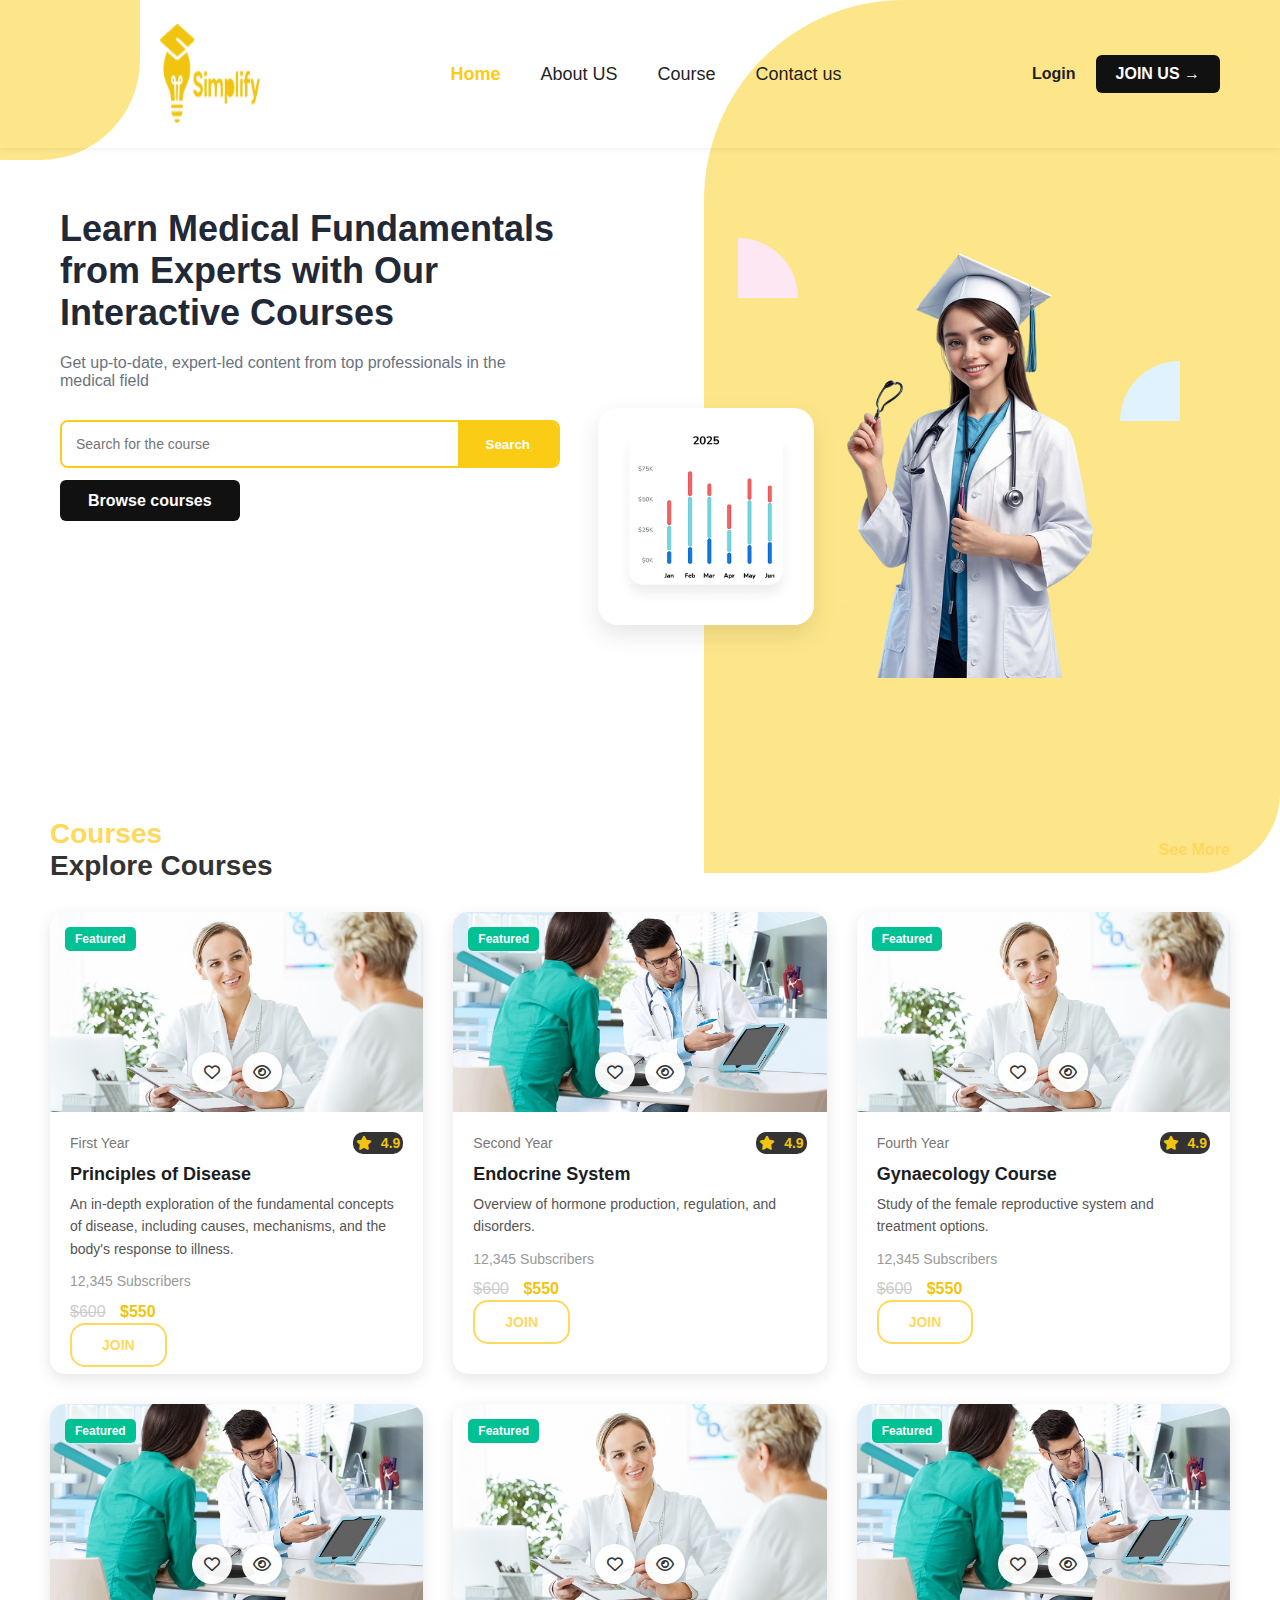
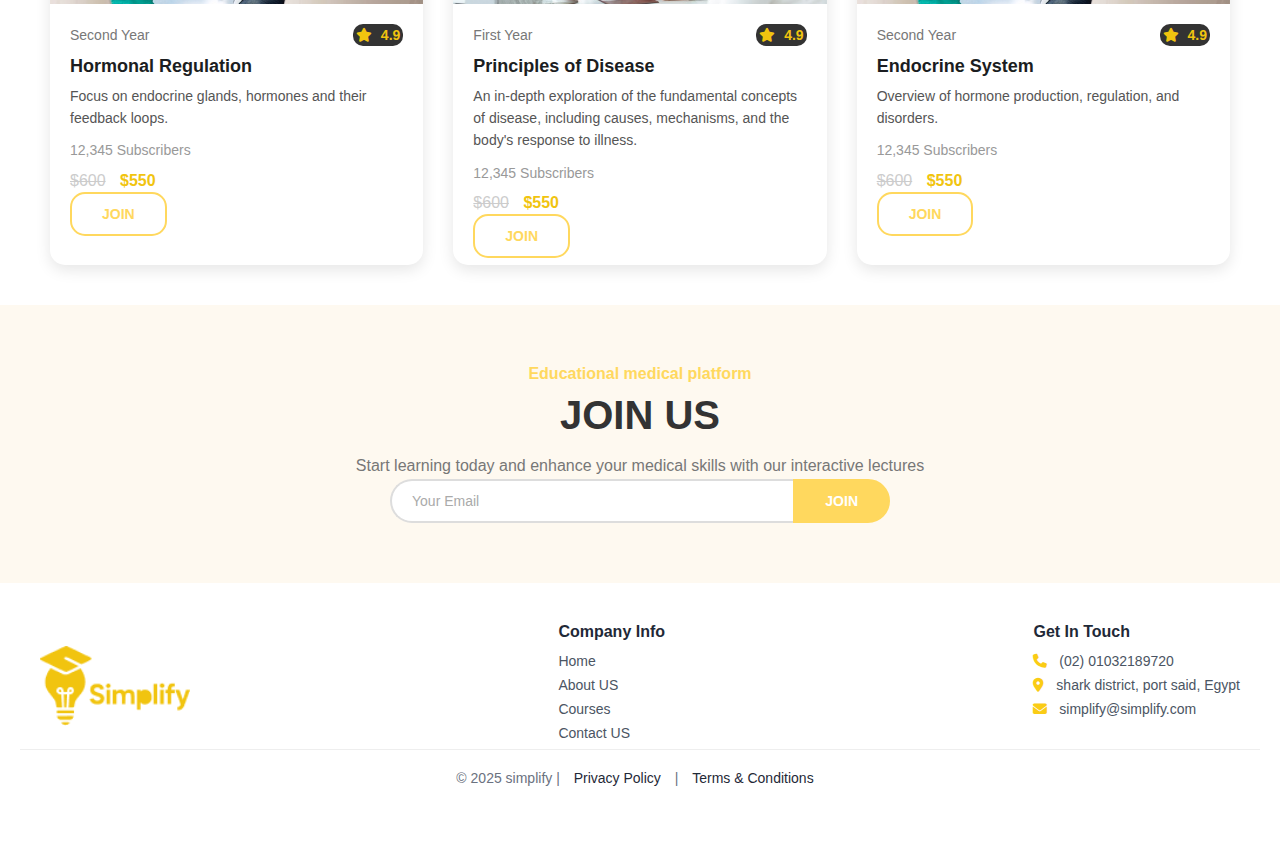
<file: index.html>
<!DOCTYPE html>
<html lang="en">
<head>
  <!-- Meta Data & روابط الخطوط والأيقونات -->
  <meta charset="UTF-8" />
  <meta name="viewport" content="width=device-width, initial-scale=1.0" />
  <title>Medical</title>
  <!-- خطوط Google -->
  <link href="https://fonts.googleapis.com/css2?family=Poppins:wght@400;600;700&display=swap" rel="stylesheet">
 <!-- Font Awesome -->
  <link rel="stylesheet" href="https://cdnjs.cloudflare.com/ajax/libs/font-awesome/6.5.0/css/all.min.css" 
        crossorigin="anonymous" referrerpolicy="no-referrer" />
        <!-- Css Link -->
  <link rel="stylesheet" href="Css/layout.css">
  <link rel="stylesheet" href="Css/index.css">
  <!-- Js for Header toggle button -->
  <script src="Js/header.js" defer></script>

</head>
<body>
  <!-- الخلفيات -->
  <div class="background-yellow"></div>
  <div class="logo-background"></div>

  <!-- Header -->
  <header>
    <div class="logo">
      <img src="Images/Vector.png" alt="logo">
    </div>
    <!-- زر القائمة للموبايل -->
    <button class="menu-toggle" id="menu-toggle"><i class="fas fa-bars"></i></button>
    <nav id="main-nav">
      <a href="index.html" class="active">Home</a>
      <a href="about-us.html">About US</a>
      <a href="courses.html">Course</a>
      <a href="contact-us.html">Contact us</a>
    </nav>
    <div class="nav-right" id="nav-right">
      <a href="#" class="login">Login</a>
      <a href="#" class="join-btn">JOIN US →</a>
    </div>
  </header>

  <!-- قسم Hero -->
  <section class="hero">
    <div class="hero-left">
      <h1>Learn Medical Fundamentals from Experts with Our Interactive Courses</h1>
      <p>Get up-to-date, expert-led content from top professionals in the medical field</p>
      <div class="search-box">
        <input type="text" placeholder="Search for the course">
        <button>Search</button>
      </div>
      <a href="courses.html" class="browse-btn">Browse courses</a>
    </div>
    <br>
    <div class="hero-right">
      <div class="chart-box">
        <img src="Images/chart.png" alt="chart">
      </div>
      <img src="Images/graduating-student-dressed-as-doctor.png" alt="doctor" class="doctor">
      <div class="shape-blue"></div>
      <div class="shape-pink"></div>
    </div>
  </section>

  <!-- قسم الكورسات -->
  <section class="courses-section">
    <!-- رأس الكورسات -->
    <div class="courses-header">
      <h2><span>Courses</span> <br> Explore Courses</h2>
      <a href="#">See More</a>
    </div>
    <!-- شبكة عرض بطاقات الكورسات -->
    <div class="courses-grid">
      <!-- بطاقة الكورس 1 -->
      <div class="card">
        <div class="card-image">
          <img src="Images/courses.jpg" alt="Course Image">
          <div class="featured">Featured</div>
          <div class="card-actions">
            <button class="action-btn"><i class="far fa-heart"></i></button>
            <button class="action-btn"><i class="far fa-eye"></i></button>
          </div>
        </div>
        <div class="card-body">
          <div class="year-rating">
            <span class="year">First Year</span>
            <span class="rating"><i class="fas fa-star"></i> 4.9</span>
          </div>
          <h3 class="course-title">Principles of Disease</h3>
          <p class="course-description">
            An in-depth exploration of the fundamental concepts of disease, including causes, mechanisms, and the body's response to illness.
          </p>
          <p class="course-subscribers">12,345 Subscribers</p>
          <div class="course-price">
            <del>$600</del>
            <span class="new-price">$550</span>
          </div>
          <a class="join" href="coursedetails.html">Join</a>
        </div>
      </div>
      
      <!-- بطاقة الكورس 2 -->
      <div class="card">
        <div class="card-image">
          <img src="Images/courses1.jpg" alt="Course Image">
          <div class="featured">Featured</div>
          <div class="card-actions">
            <button class="action-btn"><i class="far fa-heart"></i></button>
            <button class="action-btn"><i class="far fa-eye"></i></button>
          </div>
        </div>
        <div class="card-body">
          <div class="year-rating">
            <span class="year">Second Year</span>
            <span class="rating"><i class="fas fa-star"></i> 4.9</span>
          </div>
          <h3 class="course-title">Endocrine System</h3>
          <p class="course-description">Overview of hormone production, regulation, and disorders.</p>
          <p class="course-subscribers">12,345 Subscribers</p>
          <div class="course-price">
            <del>$600</del>
            <span class="new-price">$550</span>
          </div>
          <a class="join" href="coursedetails.html">Join</a>
        </div>
      </div>
      
      <!-- بطاقة الكورس 3 -->
      <div class="card">
        <div class="card-image">
          <img src="Images/courses.jpg" alt="Course Image">
          <div class="featured">Featured</div>
          <div class="card-actions">
            <button class="action-btn"><i class="far fa-heart"></i></button>
            <button class="action-btn"><i class="far fa-eye"></i></button>
          </div>
        </div>
        <div class="card-body">
          <div class="year-rating">
            <span class="year">Fourth Year</span>
            <span class="rating"><i class="fas fa-star"></i> 4.9</span>
          </div>
          <h3 class="course-title">Gynaecology Course</h3>
          <p class="course-description">Study of the female reproductive system and treatment options.</p>
          <p class="course-subscribers">12,345 Subscribers</p>
          <div class="course-price">
            <del>$600</del>
            <span class="new-price">$550</span>
          </div>
           <a class="join" href="coursedetails.html">Join</a>
        </div>
      </div>
      
      <!-- بطاقة الكورس 4 -->
      <div class="card">
        <div class="card-image">
          <img src="Images/courses1.jpg" alt="Course Image">
          <div class="featured">Featured</div>
          <div class="card-actions">
            <button class="action-btn"><i class="far fa-heart"></i></button>
            <button class="action-btn"><i class="far fa-eye"></i></button>
          </div>
        </div>
        <div class="card-body">
          <div class="year-rating">
            <span class="year">Second Year</span>
            <span class="rating"><i class="fas fa-star"></i> 4.9</span>
          </div>
          <h3 class="course-title">Hormonal Regulation</h3>
          <p class="course-description">Focus on endocrine glands, hormones and their feedback loops.</p>
          <p class="course-subscribers">12,345 Subscribers</p>
          <div class="course-price">
            <del>$600</del>
            <span class="new-price">$550</span>
          </div>
          <a class="join" href="coursedetails.html">Join</a>
        </div>
      </div>
      <!--  -->
      <div class="card">
        <div class="card-image">
          <img src="Images/courses.jpg" alt="Course Image">
          <div class="featured">Featured</div>
          <div class="card-actions">
            <button class="action-btn"><i class="far fa-heart"></i></button>
            <button class="action-btn"><i class="far fa-eye"></i></button>
          </div>
        </div>
        <div class="card-body">
          <div class="year-rating">
            <span class="year">First Year</span>
            <span class="rating"><i class="fas fa-star"></i> 4.9</span>
          </div>
          <h3 class="course-title">Principles of Disease</h3>
          <p class="course-description">
            An in-depth exploration of the fundamental concepts of disease, including causes, mechanisms, and the body's response to illness.
          </p>
          <p class="course-subscribers">12,345 Subscribers</p>
          <div class="course-price">
            <del>$600</del>
            <span class="new-price">$550</span>
          </div>
          <a class="join" href="coursedetails.html">Join</a>
        </div>
      </div>
      <!--  -->
      <div class="card">
        <div class="card-image">
          <img src="Images/courses1.jpg" alt="Course Image">
          <div class="featured">Featured</div>
          <div class="card-actions">
            <button class="action-btn"><i class="far fa-heart"></i></button>
            <button class="action-btn"><i class="far fa-eye"></i></button>
          </div>
        </div>
        <div class="card-body">
          <div class="year-rating">
            <span class="year">Second Year</span>
            <span class="rating"><i class="fas fa-star"></i> 4.9</span>
          </div>
          <h3 class="course-title">Endocrine System</h3>
          <p class="course-description">Overview of hormone production, regulation, and disorders.</p>
          <p class="course-subscribers">12,345 Subscribers</p>
          <div class="course-price">
            <del>$600</del>
            <span class="new-price">$550</span>
          </div>
          <a class="join" href="coursedetails.html">Join</a>
        </div>
      </div>
    </div>
  </section>

  <!-- قسم الانضمام Join Us -->
  <section class="join-us">
    <p class="tagline">Educational medical platform</p>
    <h2 class="join-title">JOIN US</h2>
    <p class="join-subtext">
      Start learning today and enhance your medical skills with our interactive lectures
    </p>
    <div class="join-form">
      <input type="email" placeholder="Your Email" />
      <button>JOIN</button>
    </div>
  </section>

  <!-- Footer -->
  <footer class="site-footer">
    <div class="footer-container">
      <div class="footer-logo">
        <img src="Images/Vector.png" alt="logo">
      </div>
      <div class="footer-info">
        <h4>Company Info</h4>
        <ul>
          <li><a href="#">Home</a></li>
          <li><a href="#">About US</a></li>
          <li><a href="#">Courses</a></li>
          <li><a href="#">Contact US</a></li>
        </ul>
      </div>
      <div class="footer-contact">
        <h4>Get In Touch</h4>
        <ul>
          <li><i class="fas fa-phone"></i> (02) 01032189720</li>
          <li><i class="fas fa-map-marker-alt"></i> shark district, port said, Egypt</li>
          <li><i class="fas fa-envelope"></i> simplify@simplify.com</li>
        </ul>
      </div>
    </div>
    <div class="footer-bottom">
      &copy; 2025 simplify | <a href="#">Privacy Policy</a> | <a href="#">Terms & Conditions</a>
    </div>
  </footer>
</body>
</html>
</file>
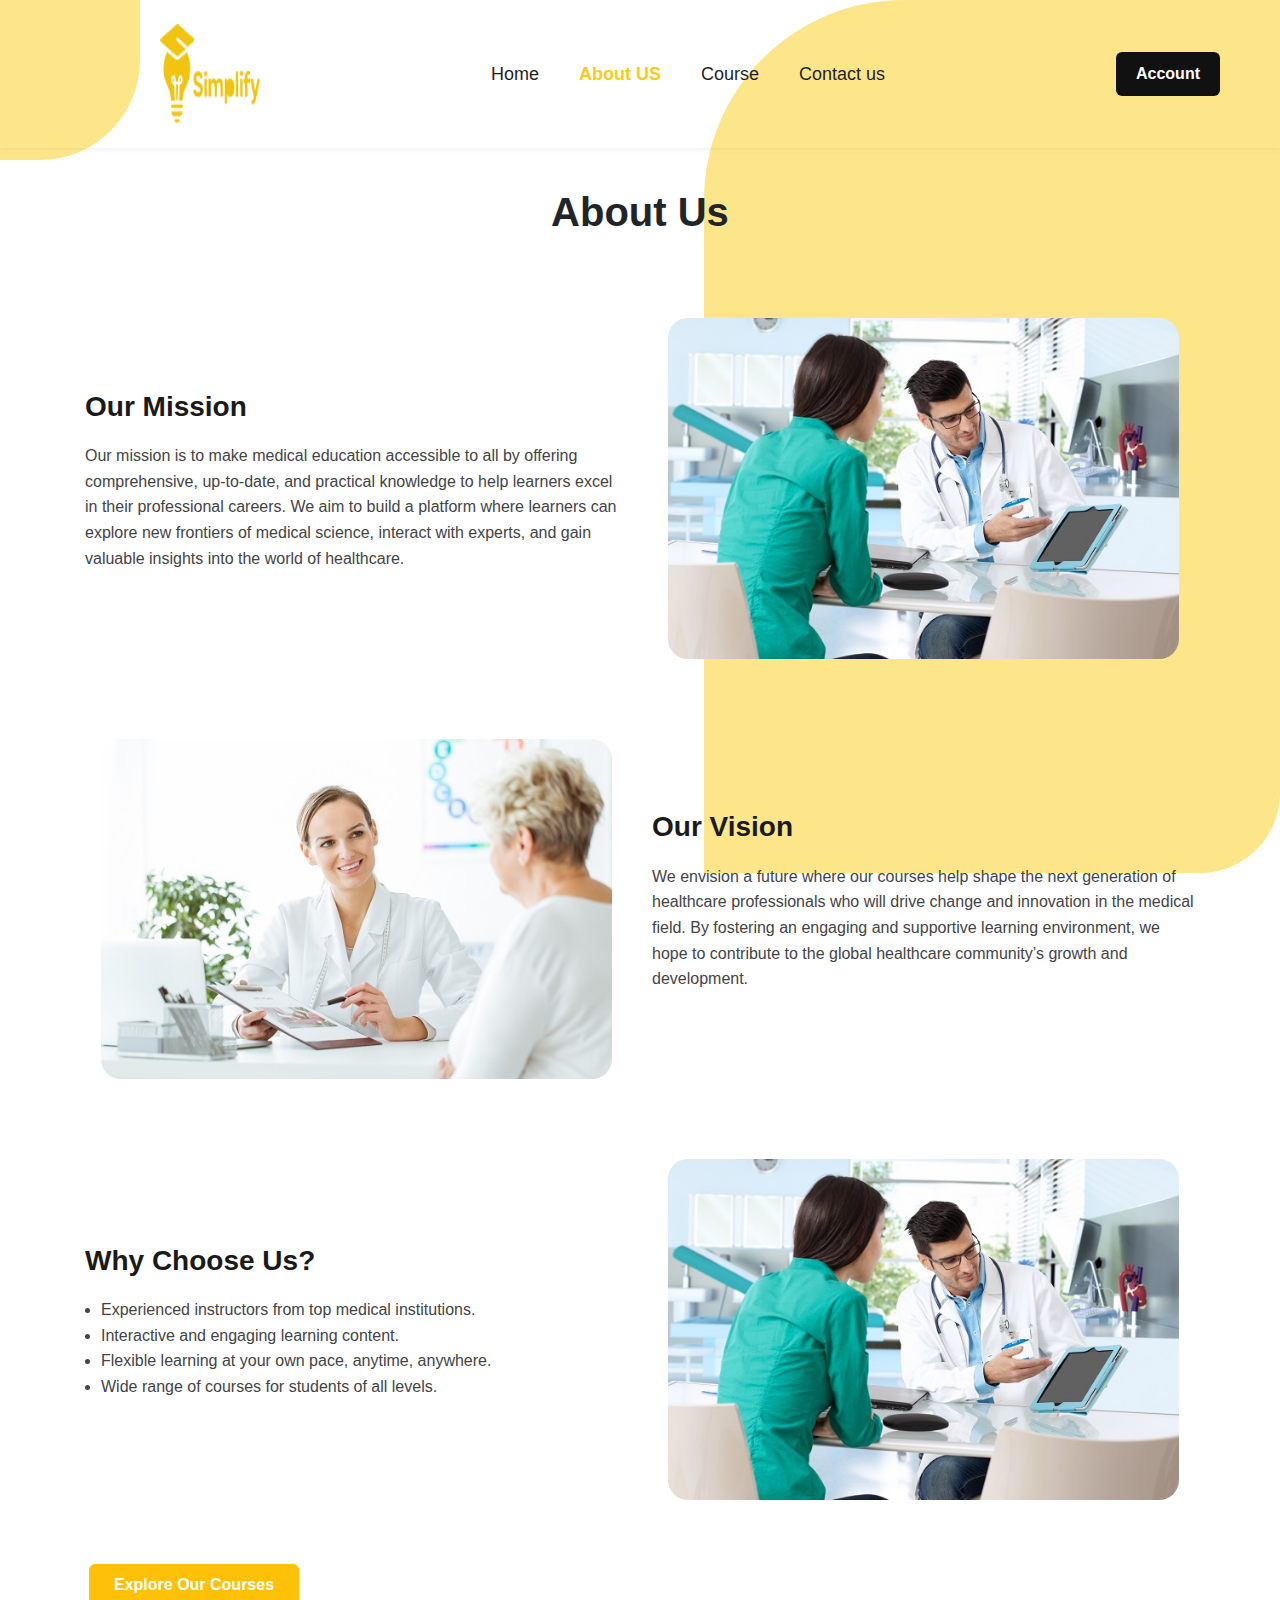
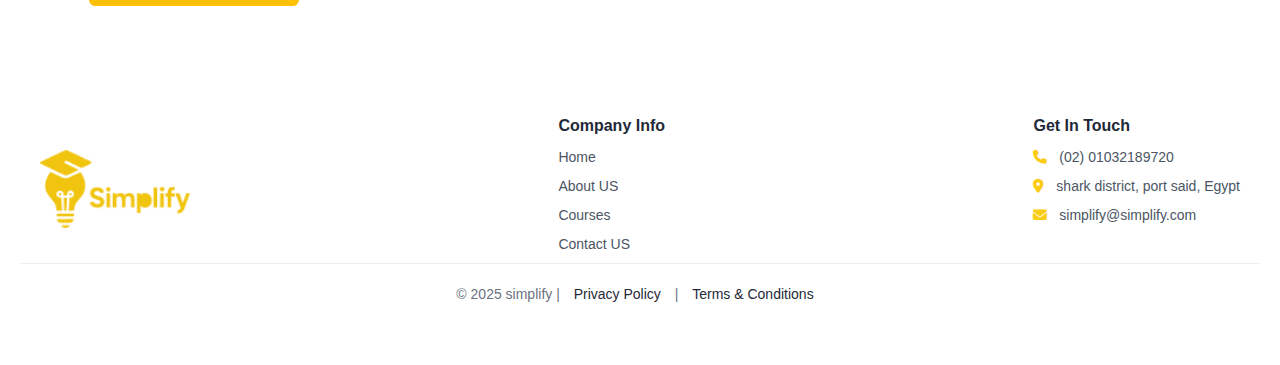
<file: about-us.html>
<!DOCTYPE html>
<html lang="en">
<head>
  <meta charset="UTF-8">
  <meta name="viewport" content="width=device-width, initial-scale=1">
  <title>About Us</title>
  <link href="https://cdn.jsdelivr.net/npm/bootstrap@5.3.3/dist/css/bootstrap.min.css" rel="stylesheet">
  <link rel="stylesheet" href="https://cdnjs.cloudflare.com/ajax/libs/font-awesome/6.5.0/css/all.min.css">

  <link rel="stylesheet" href="Css/about-us.css">
  <link rel="stylesheet" href="Css/layout.css">
  <script src="Js/header.js" defer></script>


  
</head>
<body>

    <div class="background-yellow"></div>
    <div class="logo-background"></div>
  
    <header>
      <div class="logo">
        <img src="Images/Vector.png" alt="logo">
      </div>
      <!-- زر الهامبورغر يظهر فقط على الجوال -->
      <button class="menu-toggle" id="menu-toggle">
        <i class="fas fa-bars"></i>
      </button>
      <nav id="main-nav">
        <a href="index.html">Home</a>
        <a href="about-us.html" class="active">About US</a>
        <a href="courses.html">Course</a>
        <a href="contact-us.html">Contact us</a>
      </nav>
      <div class="nav-right" id="nav-right">
        <a href="#" class="join-btn">Account</a>
      </div>
    </header>
    
    
  <h1 style="text-align:center; margin-top:40px ; font-weight: 700;">About Us</h1>
  <section class="about-section container my-3">
    <!-- قسم: مهمتنا -->
    <div class="row align-items-center mb-5 flex-column-reverse flex-md-row">
      <div class="col-md-6">
        <h3 class="about-title">Our Mission</h3>
        <p class="about-text">
          Our mission is to make medical education accessible to all by offering comprehensive, up-to-date, and practical knowledge to help learners excel in their professional careers. We aim to build a platform where learners can explore new frontiers of medical science, interact with experts, and gain valuable insights into the world of healthcare.
        </p>
      </div>
      <div class="col-md-6">
        <div class="bg-highlight p-3">
          <img src="Images/courses1.jpg" alt="Doctor with Books" class="img-fluid img-rounded">
        </div>
      </div>
    </div>
  
    <!-- قسم: رؤيتنا -->
    <div class="row align-items-center mb-5 flex-column flex-md-row">
      <div class="col-md-6">
        <div class="bg-highlight p-3">
          <img src="Images/courses.jpg" alt="Books and Stethoscope" class="img-fluid img-rounded">
        </div>
      </div>
      <div class="col-md-6">
        <h3 class="about-title">Our Vision</h3>
        <p class="about-text">
          We envision a future where our courses help shape the next generation of healthcare professionals who will drive change and innovation in the medical field. By fostering an engaging and supportive learning environment, we hope to contribute to the global healthcare community’s growth and development.
        </p>
      </div>
    </div>
  
    <!-- قسم: لماذا تختارنا؟ -->
    <div class="row align-items-center mb-5 flex-column flex-md-row">
      <div class="col-md-6">
        <h3 class="about-title">Why Choose Us?</h3>
        <ul class="about-text ps-3">
          <li>Experienced instructors from top medical institutions.</li>
          <li>Interactive and engaging learning content.</li>
          <li>Flexible learning at your own pace, anytime, anywhere.</li>
          <li>Wide range of courses for students of all levels.</li>
        </ul>
      </div>
      <div class="col-md-6">
        <div class="bg-highlight p-3">
          <img src="Images/courses1.jpg" alt="Medical Learning" class="img-fluid img-rounded">
        </div>
      </div>
    </div>
  
    <!-- زر دعوة الاستكشاف -->
    <div class="m-1 text-white">
      <a href="courses.html" class="btn btn-warning text-white fw-semibold px-4 py-2">
        Explore Our Courses
      </a>
          </div>
  </section>
  
<footer class="site-footer">
    <div class="footer-container">
      <!-- شعار الموقع -->
      <div class="footer-logo">
        <img src="Images/Vector.png" alt="logo">
      </div>
      <!-- معلومات الشركة -->
      <div class="footer-info">
        <h4>Company Info</h4>
        <ul>
          <li><a href="#">Home</a></li>
          <li><a href="#">About US</a></li>
          <li><a href="#">Courses</a></li>
          <li><a href="#">Contact US</a></li>
        </ul>
      </div>
      <!-- بيانات التواصل -->
      <div class="footer-contact">
        <h4>Get In Touch</h4>
        <ul>
          <li><i class="fas fa-phone"></i> (02) 01032189720</li>
          <li><i class="fas fa-map-marker-alt"></i> shark district, port said, Egypt</li>
          <li><i class="fas fa-envelope"></i> simplify@simplify.com</li>
        </ul>
      </div>
    </div>
    <div class="footer-bottom">
      &copy; 2025 simplify | <a href="#">Privacy Policy</a> | <a href="#">Terms & Conditions</a>
    </div>
  </footer>
  
   
  

</body>
</html>
</file>
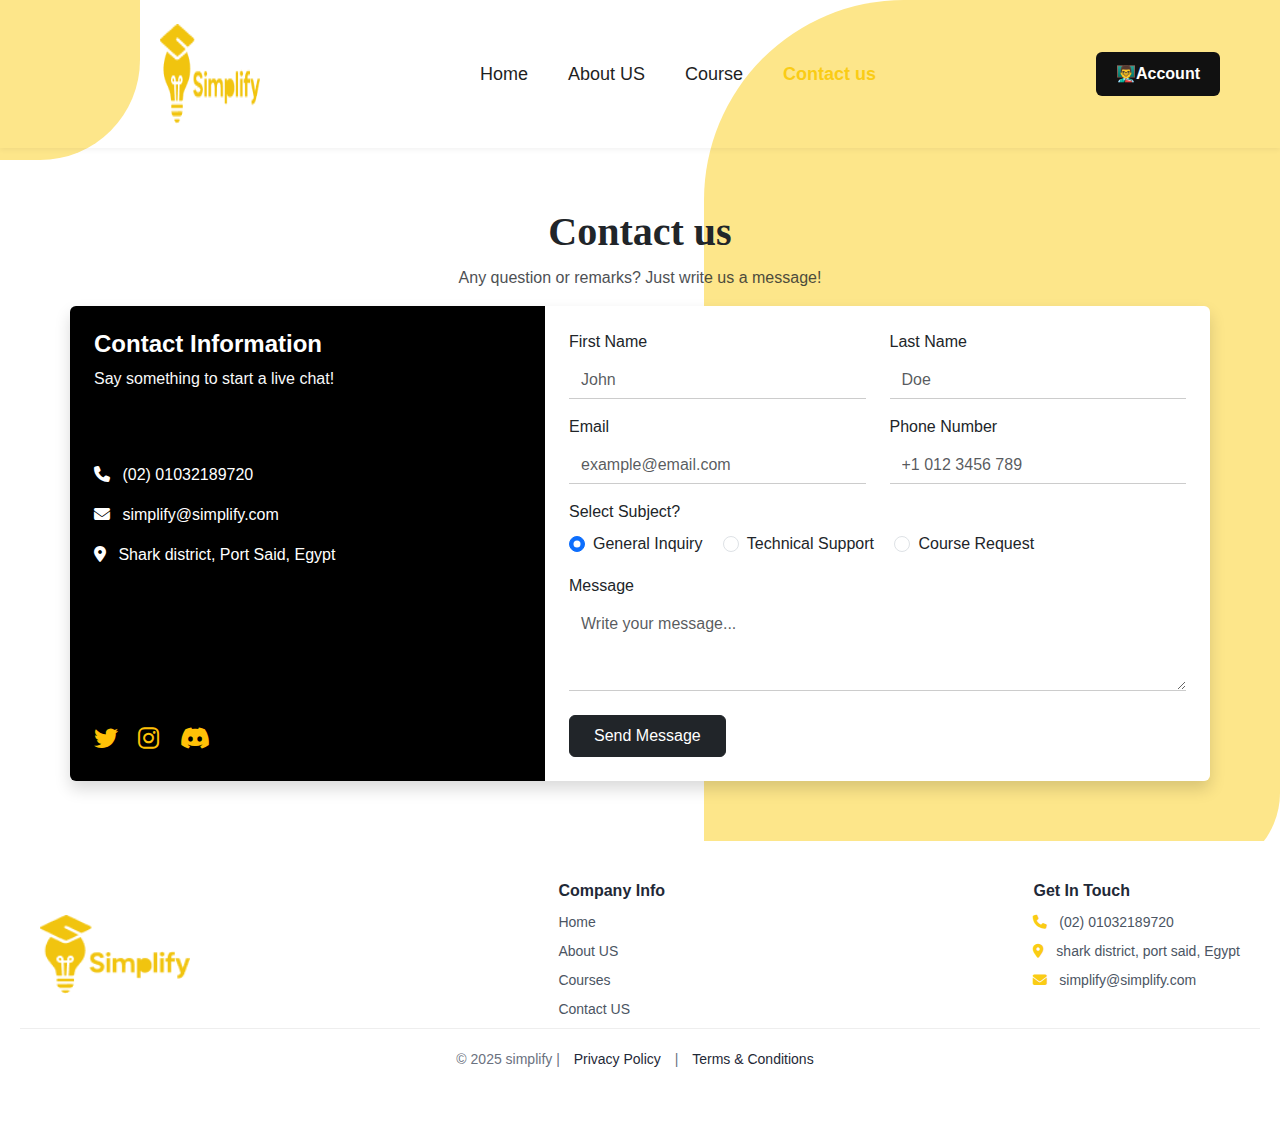
<file: contact-us.html>
<!DOCTYPE html>
<html lang="en">
<head>
  <meta charset="UTF-8" />
  <meta name="viewport" content="width=device-width, initial-scale=1.0" />
  <title>Contact Us</title>

  <!-- Bootstrap CSS -->
  <link href="https://cdn.jsdelivr.net/npm/bootstrap@5.3.0/dist/css/bootstrap.min.css" rel="stylesheet">
  
  <!-- Font Awesome -->
  <link href="https://cdnjs.cloudflare.com/ajax/libs/font-awesome/6.4.0/css/all.min.css" rel="stylesheet">
  <link rel="stylesheet" href="Css/contact-us.css">
  <link rel="stylesheet" href="Css/layout.css">
  <script src="Js/header.js" defer></script>




</head>
<body>
    <div class="background-yellow"></div>
    <div class="logo-background"></div>
  
    <header>
      <div class="logo">
        <img src="Images/Vector.png" alt="logo">
       
      </div>
      <!-- زر الهامبورغر يظهر فقط على الموبايل -->
      <button class="menu-toggle" id="menu-toggle"><i class="fas fa-bars"></i></button>
      <nav id="main-nav">
        <a href="index.html">Home</a>
        <a href="about-us.html">About US</a>
        <a href="courses.html">Course</a>
        <a href="contact-us.html" class="active">Contact us</a>
      </nav>
      <div class="nav-right" id="nav-right">
      
        <a href="#" class="join-btn">👨‍🏫Account</a>
      </div>
    </header>
  <!-- Contact Section -->
 
 <section class="contact-section">
  <div class="container">
    <h1>Contact us</h1>
    <span><p>Any question or remarks? Just write us a message!</p></span>
    <div class="row shadow rounded overflow-hidden">

      <!-- Left Side -->
      <div class="col-md-5 bg-dark text-white p-4 d-flex flex-column justify-content-between">
        <div>
          <h4 class="fw-bold">Contact Information</h4>
          <p class="text-light">Say something to start a live chat!</p>
          <ul class="list-unstyled mt-5 pt-4">
            <li class="mb-3"><i class="fas fa-phone me-2"></i> (02) 01032189720</li>
            <li class="mb-3"><i class="fas fa-envelope me-2"></i> simplify@simplify.com</li>
            <li><i class="fas fa-map-marker-alt me-2"></i> Shark district, Port Said, Egypt</li>
          </ul>
        </div>
        <div class="social-icons mt-4">
          <a href="#" class="text-warning me-3 fs-4"><i class="fab fa-twitter"></i></a>
          <a href="#" class="text-warning me-3 fs-4"><i class="fab fa-instagram"></i></a>
          <a href="#" class="text-warning fs-4"><i class="fab fa-discord"></i></a>
        </div>
      </div>

      <!-- Right Side -->
      <div class="col-md-7 bg-white p-4">
        <form>
          <div class="row mb-3">
            <div class="col-md-6">
              <label class="form-label">First Name</label>
              <input type="text" class="form-control" placeholder="John">
            </div>
            <div class="col-md-6">
              <label class="form-label">Last Name</label>
              <input type="text" class="form-control" placeholder="Doe">
            </div>
          </div>
          <div class="row mb-3">
            <div class="col-md-6">
              <label class="form-label">Email</label>
              <input type="email" class="form-control" placeholder="example@email.com">
            </div>
            <div class="col-md-6">
              <label class="form-label">Phone Number</label>
              <input type="text" class="form-control" placeholder="+1 012 3456 789">
            </div>
          </div>
          <div class="mb-3">
            <label class="form-label d-block">Select Subject?</label>
            <div class="form-check form-check-inline">
              <input class="form-check-input" type="radio" name="subject" id="general" checked>
              <label class="form-check-label" for="general">General Inquiry</label>
            </div>
            <div class="form-check form-check-inline">
              <input class="form-check-input" type="radio" name="subject" id="support">
              <label class="form-check-label" for="support">Technical Support</label>
            </div>
            <div class="form-check form-check-inline">
              <input class="form-check-input" type="radio" name="subject" id="courses">
              <label class="form-check-label" for="courses">Course Request</label>
            </div>
          </div>
          <div class="mb-4">
            <label class="form-label">Message</label>
            <textarea class="form-control" rows="3" placeholder="Write your message..."></textarea>
          </div>
          <button type="submit" class="btn btn-dark px-4 py-2">Send Message</button>
        </form>
      </div>
    </div>
  </div>
</section>
<!-- Footer -->
<footer class="site-footer">
    <div class="footer-container">
      <!-- شعار الموقع -->
      <div class="footer-logo">
        <img src="Images/Vector.png" alt="logo">
      </div>
      <!-- معلومات الشركة -->
      <div class="footer-info">
        <h4>Company Info</h4>
        <ul>
          <li><a href="#">Home</a></li>
          <li><a href="#">About US</a></li>
          <li><a href="#">Courses</a></li>
          <li><a href="#">Contact US</a></li>
        </ul>
      </div>
      <!-- بيانات التواصل -->
      <div class="footer-contact">
        <h4>Get In Touch</h4>
        <ul>
          <li><i class="fas fa-phone"></i> (02) 01032189720</li>
          <li><i class="fas fa-map-marker-alt"></i> shark district, port said, Egypt</li>
          <li><i class="fas fa-envelope"></i> simplify@simplify.com</li>
        </ul>
      </div>
    </div>
    <div class="footer-bottom">
      &copy; 2025 simplify | <a href="#">Privacy Policy</a> | <a href="#">Terms & Conditions</a>
    </div>
  </footer>
  
</body>
</html>
</file>
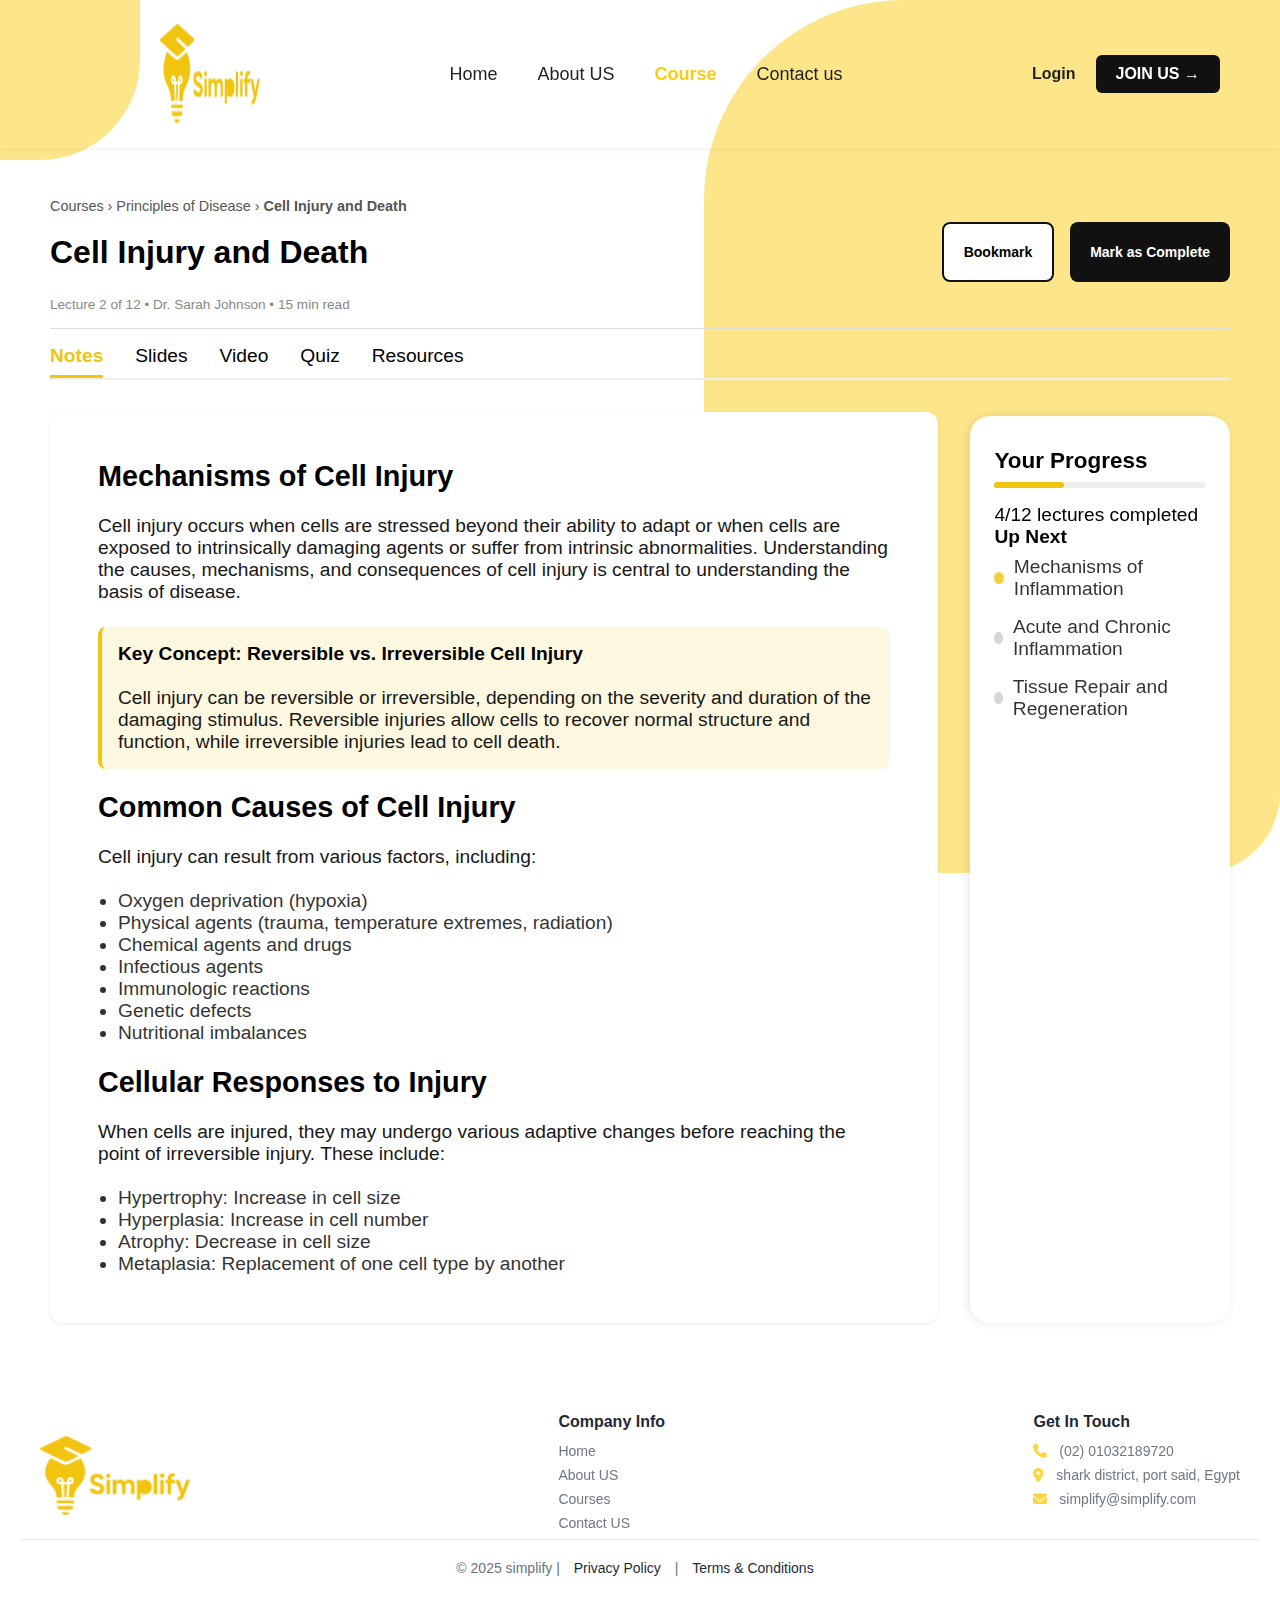
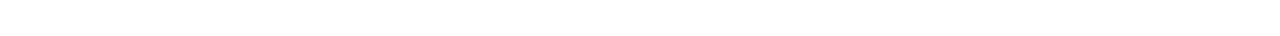
<file: coursedetails.html>
<!DOCTYPE html>
<html lang="en">

<head>
    <meta charset="UTF-8" />
    <meta name="viewport" content="width=device-width, initial-scale=1.0" />
    <title>Medical Hero + Courses</title>
    <link href="https://fonts.googleapis.com/css2?family=Poppins:wght@400;600;700&display=swap" rel="stylesheet">
    <link rel="stylesheet" href="https://cdnjs.cloudflare.com/ajax/libs/font-awesome/6.5.0/css/all.min.css"
        crossorigin="anonymous" referrerpolicy="no-referrer" />
    <link rel="stylesheet" href="Css/course-details.css">
    <link rel="stylesheet" href="Css/layout.css">
    <script src="Js/header.js" defer></script>


</head>

<body>
    <div class="background-yellow"></div>
    <div class="logo-background"></div>

    <header>
        <div class="logo">
            <img src="Images/Vector.png" alt="logo">

        </div>
        <!-- زر الهامبورغر يظهر فقط على الموبايل -->
        <button class="menu-toggle" id="menu-toggle"><i class="fas fa-bars"></i></button>
        <nav id="main-nav">
            <a href="index.html">Home</a>
            <a href="about-us.html">About US</a>
            <a href="courses.html" class="active">Course</a>
            <a href="contact-us.html">Contact us</a>
          </nav>
        <div class="nav-right" id="nav-right">
            <a href="#" class="login">Login</a>
            <a href="#" class="join-btn">JOIN US →</a>
        </div>
    </header>
    <div class="container">
        <div class="header-course">
            <div class="breadcrumb">Courses › Principles of Disease › <strong>Cell Injury and Death</strong></div>
            <div class="display">
                <h1>Cell Injury and Death</h1>
                <div class="btn-group">
                    <button class="btn bookmark">Bookmark</button>
                    <button class="btn complete">Mark as Complete</button>
                </div>
            </div>
            <div class="meta">Lecture 2 of 12 • Dr. Sarah Johnson • 15 min read</div>
        </div>

        <div class="tabs">
            <a href="coursedetails.html"> <div class="active">Notes</div></a>
             <a href="slide-section.html"><div>Slides</div></a>
            <a href="slide-video.html"> <div>Video</div></a>
            <a href="slide-quiz.html"><div>Quiz</div></a>
            <a href="resources-slide.html"> <div>Resources</div></a>
         </div>
 

        <div class="cardside">
            <div class="card">
                <h2>Mechanisms of Cell Injury</h2>
                <br>
                <p>Cell injury occurs when cells are stressed beyond their ability to adapt or when cells are exposed to
                    intrinsically damaging agents or suffer from intrinsic abnormalities. Understanding the causes,
                    mechanisms, and consequences of cell injury is central to understanding the basis of disease.</p>

                <div class="key-box">
                    <strong>Key Concept: Reversible vs. Irreversible Cell Injury</strong>
                    <br>
                    <br>
                    <p>Cell injury can be reversible or irreversible, depending on the severity and duration of the
                        damaging stimulus. Reversible injuries allow cells to recover normal structure and function,
                        while irreversible injuries lead to cell death.</p>
                </div>
<br>
                <h2>Common Causes of Cell Injury</h2>
                <br>
                <p>Cell injury can result from various factors, including:</p>
                <br>
                <ul style="margin-left: 20px;">
                    <li>Oxygen deprivation (hypoxia)</li>
                    <li>Physical agents (trauma, temperature extremes, radiation)</li>
                    <li>Chemical agents and drugs</li>
                    <li>Infectious agents</li>
                    <li>Immunologic reactions</li>
                    <li>Genetic defects</li>
                    <li>Nutritional imbalances</li>
                </ul>
<br>
                <h2>Cellular Responses to Injury</h2>
                <br>
                <p>When cells are injured, they may undergo various adaptive changes before reaching the point of
                    irreversible injury. These include:</p>
                    <br>
                <ul style="margin-left: 20px;">
                    <li>Hypertrophy: Increase in cell size</li>
                    <li>Hyperplasia: Increase in cell number</li>
                    <li>Atrophy: Decrease in cell size</li>
                    <li>Metaplasia: Replacement of one cell type by another</li>
                </ul>
            </div>

            <div class="sidebar">
                <h3>Your Progress</h3>
                <div class="progress-bar">
                    <div class="progress-fill"></div>
                </div>
                <p>4/12 lectures completed</p>
                <h4>Up Next</h4>
                <ul class="lecture-list">
                    <li class="active"><span></span> Mechanisms of Inflammation</li>
                    <li><span></span> Acute and Chronic Inflammation</li>
                    <li><span></span> Tissue Repair and Regeneration</li>
                </ul>
            </div>
        </div>
    </div>
    <footer class="site-footer">
        <div class="footer-container">
          <!-- شعار الموقع -->
          <div class="footer-logo">
            <img src="Images/Vector.png" alt="logo">
          </div>
          <!-- معلومات الشركة -->
          <div class="footer-info">
            <h4>Company Info</h4>
            <ul>
              <li><a href="#">Home</a></li>
              <li><a href="#">About US</a></li>
              <li><a href="#">Courses</a></li>
              <li><a href="#">Contact US</a></li>
            </ul>
          </div>
          <!-- بيانات التواصل -->
          <div class="footer-contact">
            <h4>Get In Touch</h4>
            <ul>
              <li><i class="fas fa-phone"></i> (02) 01032189720</li>
              <li><i class="fas fa-map-marker-alt"></i> shark district, port said, Egypt</li>
              <li><i class="fas fa-envelope"></i> simplify@simplify.com</li>
            </ul>
          </div>
        </div>
        <div class="footer-bottom">
          &copy; 2025 simplify | <a href="#">Privacy Policy</a> | <a href="#">Terms & Conditions</a>
        </div>
      </footer>
</body>
</html>
</file>
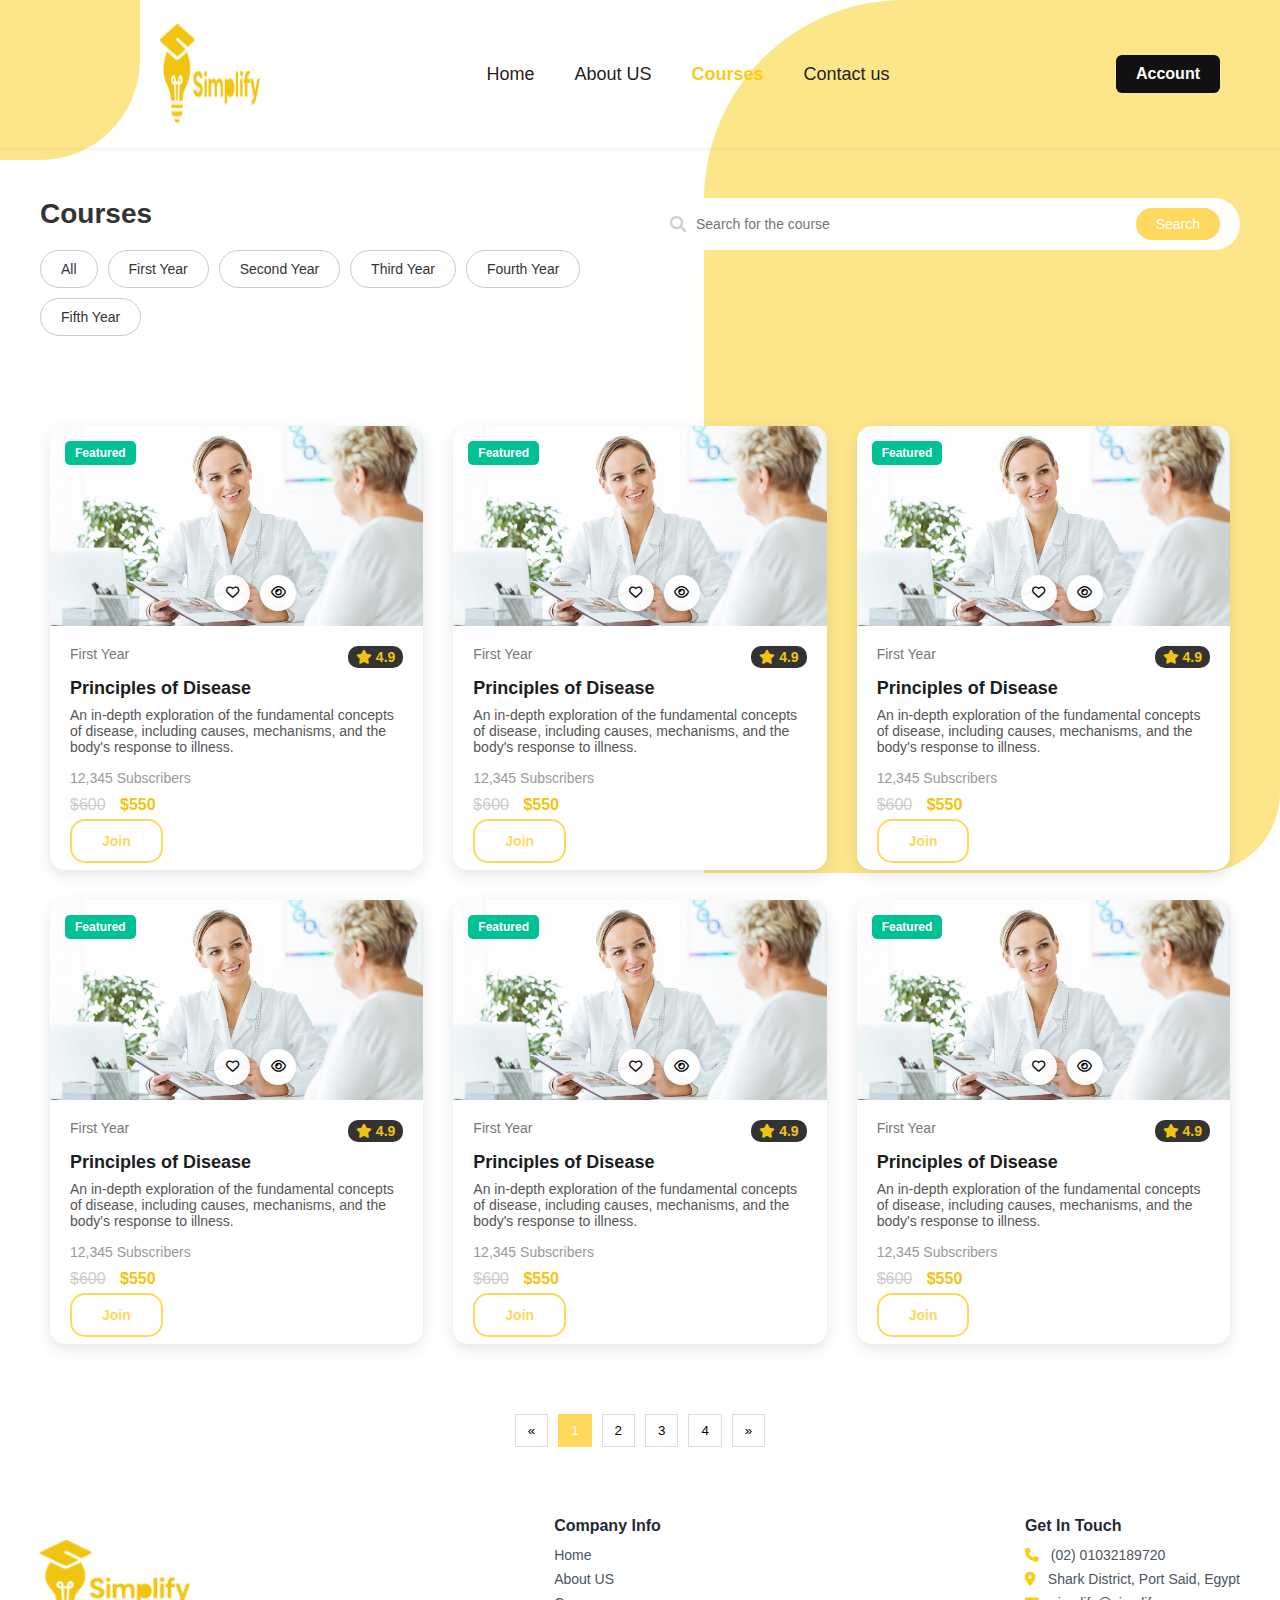
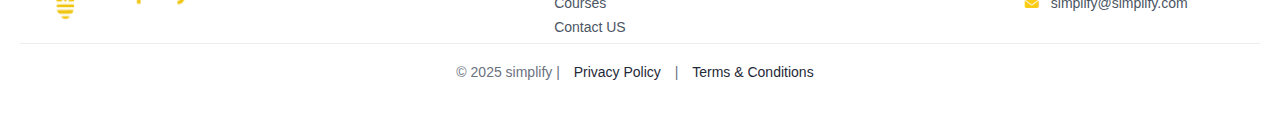
<file: courses.html>
<!DOCTYPE html>
<html lang="en">
<head>
  <meta charset="UTF-8" />
  <meta name="viewport" content="width=device-width, initial-scale=1.0" />
  <title>Medical Hero + Courses</title>
  <!-- ربط الخطوط -->
  <link href="https://fonts.googleapis.com/css2?family=Poppins:wght@400;600;700&display=swap" rel="stylesheet">
  <!--  font-awesome -->
  <link rel="stylesheet" href="https://cdnjs.cloudflare.com/ajax/libs/font-awesome/6.5.0/css/all.min.css" crossorigin="anonymous">
  <!-- CSS links -->
  <link rel="stylesheet" href="Css/courses.css">
  <link rel="stylesheet" href="Css/layout.css">
  <script src="Js/header.js" defer></script>

</head>
<body>
  <!-- backGrounds -->
  <div class="background-yellow"></div>
  <div class="logo-background"></div>

  <header>
    <div class="logo">
      <img src="Images/Vector.png" alt="logo">
    </div>
    <!-- زر الهامبورغر يظهر فقط على الموبايل -->
    <button class="menu-toggle" id="menu-toggle"><i class="fas fa-bars"></i></button>
    <nav id="main-nav">
      <a href="index.html">Home</a>
      <a href="about-us.html">About US</a>
      <a href="courses.html" class="active">Courses</a>
      <a href="contact-us.html">Contact us</a>
    </nav>
    <div class="nav-right" id="nav-right">
      <a href="#" class="join-btn">Account</a>
    </div>
  </header>

 <!-- COURSES SEARCH WRAPPER -->
<section class="courses-search-wrapper">
  <div class="search-left">
    <h1>Courses</h1>
    <div class="filter-buttons">
      <button >All</button>
      <button>First Year</button>
      <button>Second Year</button>
      <button>Third Year</button>
      <button>Fourth Year</button>
      <button>Fifth Year</button>
    </div>
  </div>
  <div class="search-right">
    <div class="search-bar">
      <i class="fas fa-search"></i>
      <input type="text" placeholder="Search for the course">
      <button>Search</button>
    </div>
  </div>
</section>

<!-- COURSES SECTION -->
<section class="courses-section">
  <div class="courses-grid">
    <!-- LOOP OF COURSE CARDS -->
    <div class="card">
      <div class="card-image">
        <img src="Images/courses.jpg" alt="Course Image">
        <div class="featured">Featured</div>
        <div class="card-actions">
          <button class="action-btn"><i class="far fa-heart"></i></button>
          <button class="action-btn"><i class="far fa-eye"></i></button>
        </div>
      </div>
      <div class="card-body">
        <div class="year-rating">
          <span class="year">First Year</span>
          <span class="rating"><i class="fas fa-star"></i> 4.9</span>
        </div>
        <h3 class="course-title">Principles of Disease</h3>
        <p class="course-description">
          An in-depth exploration of the fundamental concepts of disease, including causes, mechanisms, and the body's response to illness.
        </p>
        <p class="course-subscribers">12,345 Subscribers</p>
        <div class="course-price">
          <del>$600</del>
          <span class="new-price">$550</span>
        </div>
        <br>
        <a class="view-course" href="coursedetails.html">Join</a>
      </div>
    </div>
    <!--  -->
    <div class="card">
      <div class="card-image">
        <img src="Images/courses.jpg" alt="Course Image">
        <div class="featured">Featured</div>
        <div class="card-actions">
          <button class="action-btn"><i class="far fa-heart"></i></button>
          <button class="action-btn"><i class="far fa-eye"></i></button>
        </div>
      </div>
      <div class="card-body">
        <div class="year-rating">
          <span class="year">First Year</span>
          <span class="rating"><i class="fas fa-star"></i> 4.9</span>
        </div>
        <h3 class="course-title">Principles of Disease</h3>
        <p class="course-description">
          An in-depth exploration of the fundamental concepts of disease, including causes, mechanisms, and the body's response to illness.
        </p>
        <p class="course-subscribers">12,345 Subscribers</p>
        <div class="course-price">
          <del>$600</del>
          <span class="new-price">$550</span>
        </div>
        <br>
        <a class="view-course" href="coursedetails.html">Join</a>
      </div>
    </div>
    <!--  -->
    <div class="card">
      <div class="card-image">
        <img src="Images/courses.jpg" alt="Course Image">
        <div class="featured">Featured</div>
        <div class="card-actions">
          <button class="action-btn"><i class="far fa-heart"></i></button>
          <button class="action-btn"><i class="far fa-eye"></i></button>
        </div>
      </div>
      <div class="card-body">
        <div class="year-rating">
          <span class="year">First Year</span>
          <span class="rating"><i class="fas fa-star"></i> 4.9</span>
        </div>
        <h3 class="course-title">Principles of Disease</h3>
        <p class="course-description">
          An in-depth exploration of the fundamental concepts of disease, including causes, mechanisms, and the body's response to illness.
        </p>
        <p class="course-subscribers">12,345 Subscribers</p>
        <div class="course-price">
          <del>$600</del>
          <span class="new-price">$550</span>
        </div>
        <br>
        <a class="view-course" href="coursedetails.html">Join</a>
      </div>
    </div>
    <!--  -->
    <div class="card">
      <div class="card-image">
        <img src="Images/courses.jpg" alt="Course Image">
        <div class="featured">Featured</div>
        <div class="card-actions">
          <button class="action-btn"><i class="far fa-heart"></i></button>
          <button class="action-btn"><i class="far fa-eye"></i></button>
        </div>
      </div>
      <div class="card-body">
        <div class="year-rating">
          <span class="year">First Year</span>
          <span class="rating"><i class="fas fa-star"></i> 4.9</span>
        </div>
        <h3 class="course-title">Principles of Disease</h3>
        <p class="course-description">
          An in-depth exploration of the fundamental concepts of disease, including causes, mechanisms, and the body's response to illness.
        </p>
        <p class="course-subscribers">12,345 Subscribers</p>
        <div class="course-price">
          <del>$600</del>
          <span class="new-price">$550</span>
        </div>
        <br>
        <a class="view-course" href="coursedetails.html">Join</a>
      </div>
    </div>
    <!--  -->
    <div class="card">
      <div class="card-image">
        <img src="Images/courses.jpg" alt="Course Image">
        <div class="featured">Featured</div>
        <div class="card-actions">
          <button class="action-btn"><i class="far fa-heart"></i></button>
          <button class="action-btn"><i class="far fa-eye"></i></button>
        </div>
      </div>
      <div class="card-body">
        <div class="year-rating">
          <span class="year">First Year</span>
          <span class="rating"><i class="fas fa-star"></i> 4.9</span>
        </div>
        <h3 class="course-title">Principles of Disease</h3>
        <p class="course-description">
          An in-depth exploration of the fundamental concepts of disease, including causes, mechanisms, and the body's response to illness.
        </p>
        <p class="course-subscribers">12,345 Subscribers</p>
        <div class="course-price">
          <del>$600</del>
          <span class="new-price">$550</span>
        </div>
        <br>
        <a class="view-course" href="coursedetails.html">Join</a>
      </div>
    </div>
    <!--  -->
    <div class="card">
      <div class="card-image">
        <img src="Images/courses.jpg" alt="Course Image">
        <div class="featured">Featured</div>
        <div class="card-actions">
          <button class="action-btn"><i class="far fa-heart"></i></button>
          <button class="action-btn"><i class="far fa-eye"></i></button>
        </div>
      </div>
      <div class="card-body">
        <div class="year-rating">
          <span class="year">First Year</span>
          <span class="rating"><i class="fas fa-star"></i> 4.9</span>
        </div>
        <h3 class="course-title">Principles of Disease</h3>
        <p class="course-description">
          An in-depth exploration of the fundamental concepts of disease, including causes, mechanisms, and the body's response to illness.
        </p>
        <p class="course-subscribers">12,345 Subscribers</p>
        <div class="course-price">
          <del>$600</del>
          <span class="new-price">$550</span>
        </div>
        <br>
        <a class="view-course" href="coursedetails.html">Join</a>

      </div>
    </div>
  </div>
</section>

<!-- PAGINATION -->
<div class="pagination">
  <button>&laquo;</button>
  <button class="active">1</button>
  <button>2</button>
  <button>3</button>
  <button>4</button>
  <button>&raquo;</button>
</div>

  <!-- الفوتر -->
  <footer class="site-footer">
    <div class="footer-container">
      <div class="footer-logo">
        <img src="Images/Vector.png" alt="logo">
      </div>
      <div class="footer-info">
        <h4>Company Info</h4>
        <ul>
          <li><a href="#">Home</a></li>
          <li><a href="#">About US</a></li>
          <li><a href="#">Courses</a></li>
          <li><a href="#">Contact US</a></li>
        </ul>
      </div>
      <div class="footer-contact">
        <h4>Get In Touch</h4>
        <ul>
          <li><i class="fas fa-phone"></i> (02) 01032189720</li>
          <li><i class="fas fa-map-marker-alt"></i> Shark District, Port Said, Egypt</li>
          <li><i class="fas fa-envelope"></i> simplify@simplify.com</li>
        </ul>
      </div>
    </div>
    <div class="footer-bottom">
      &copy; 2025 simplify | <a href="#">Privacy Policy</a> | <a href="#">Terms & Conditions</a>
    </div>
  </footer>
</body>
</html>
</file>
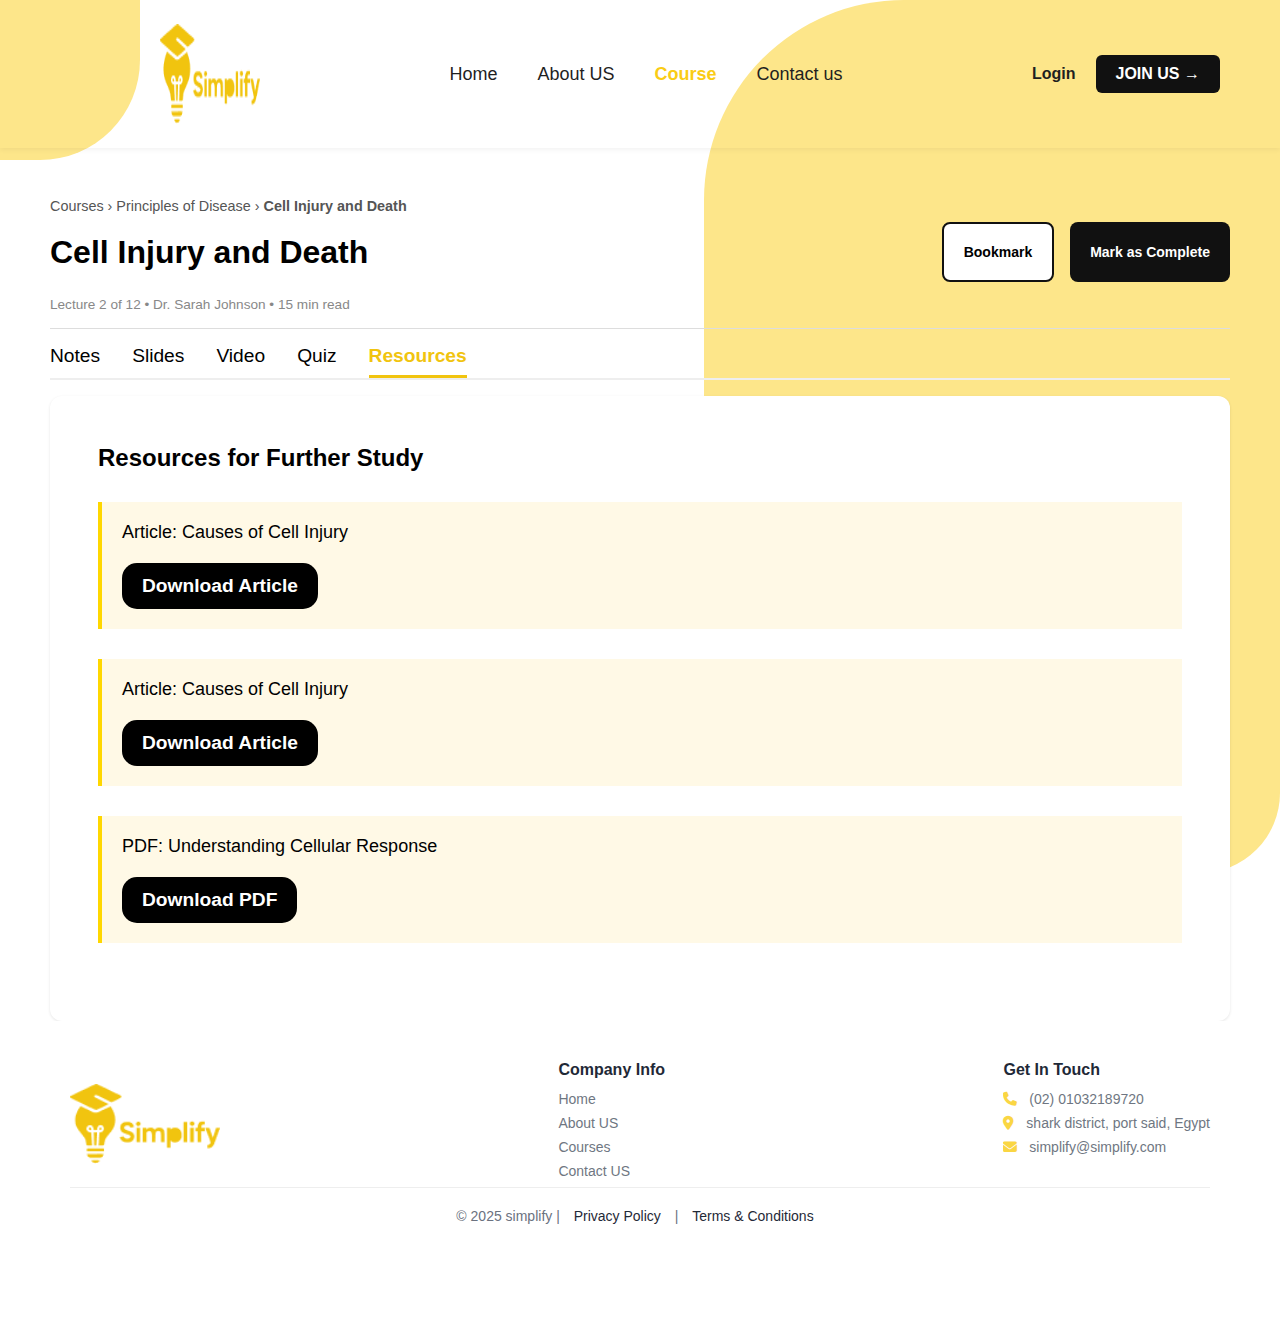
<file: resources-slide.html>
<!DOCTYPE html>
<html lang="en">

<head>
    <meta charset="UTF-8" />
    <meta name="viewport" content="width=device-width, initial-scale=1.0" />
    <title>Note Course</title>
    <link href="https://fonts.googleapis.com/css2?family=Poppins:wght@400;600;700&display=swap" rel="stylesheet">
    <link rel="stylesheet" href="https://cdnjs.cloudflare.com/ajax/libs/font-awesome/6.5.0/css/all.min.css"
        crossorigin="anonymous" referrerpolicy="no-referrer" />
    <link rel="stylesheet" href="Css/course-details.css">
    <link rel="stylesheet" href="Css/layout.css">
    <script src="Js/header.js" defer></script>


</head>

<body>
    <div class="background-yellow"></div>
    <div class="logo-background"></div>

    <header>
        <div class="logo">
            <img src="Images/Vector.png" alt="logo">

        </div>
        <!-- زر الهامبورغر يظهر فقط على الموبايل -->
        <button class="menu-toggle" id="menu-toggle"><i class="fas fa-bars"></i></button>
        <nav id="main-nav">
          <a href="index.html" >Home</a>
          <a href="about-us.html">About US</a>
          <a href="courses.html" class="active">Course</a>
          <a href="contact-us.html">Contact us</a>
        </nav>
        <div class="nav-right" id="nav-right">
            <a href="#" class="login">Login</a>
            <a href="#" class="join-btn">JOIN US →</a>
        </div>
    </header>
    <div class="container">
        <div class="header-course">
            <div class="breadcrumb">Courses › Principles of Disease › <strong>Cell Injury and Death</strong></div>
            <div class="display">
                <h1>Cell Injury and Death</h1>
                <div class="btn-group">
                    <button class="btn bookmark">Bookmark</button>
                    <button class="btn complete">Mark as Complete</button>
                </div>
            </div>
            <div class="meta">Lecture 2 of 12 • Dr. Sarah Johnson • 15 min read</div>
        </div>

        <div class="tabs">
           <a href="coursedetails.html"> <div>Notes</div></a>
            <a href="slide-section.html"><div>Slides</div></a>
           <a href="slide-video.html"> <div>Video</div></a>
           <a href="slide-quiz.html"><div>Quiz</div></a>
           <a href="resources-slide.html"> <div class="active">Resources</div></a>
        </div>

        <section class="resources">
            <h2>Resources for Further Study</h2>
        
            <div class="resource-card">
              <p>Article: Causes of Cell Injury</p>
              <a href="#" class="download-btn">Download Article</a>
            </div>
            <div class="resource-card">
                <p>Article: Causes of Cell Injury</p>
                <a href="#" class="download-btn">Download Article</a>
              </div>
        
            <div class="resource-card">
              <p>PDF: Understanding Cellular Response</p>
              <a href="#" class="download-btn">Download PDF</a>
            </div>
          </section>
        </body>
    <footer class="site-footer">
        <div class="footer-container">
          <!-- شعار الموقع -->
          <div class="footer-logo">
            <img src="Images/Vector.png" alt="logo">
          </div>
          <!-- معلومات الشركة -->
          <div class="footer-info">
            <h4>Company Info</h4>
            <ul>
              <li><a href="#">Home</a></li>
              <li><a href="#">About US</a></li>
              <li><a href="#">Courses</a></li>
              <li><a href="#">Contact US</a></li>
            </ul>
          </div>
          <!-- بيانات التواصل -->
          <div class="footer-contact">
            <h4>Get In Touch</h4>
            <ul>
              <li><i class="fas fa-phone"></i> (02) 01032189720</li>
              <li><i class="fas fa-map-marker-alt"></i> shark district, port said, Egypt</li>
              <li><i class="fas fa-envelope"></i> simplify@simplify.com</li>
            </ul>
          </div>
        </div>
        <div class="footer-bottom">
          &copy; 2025 simplify | <a href="#">Privacy Policy</a> | <a href="#">Terms & Conditions</a>
        </div>
      </footer>
</body>
</html>
</file>
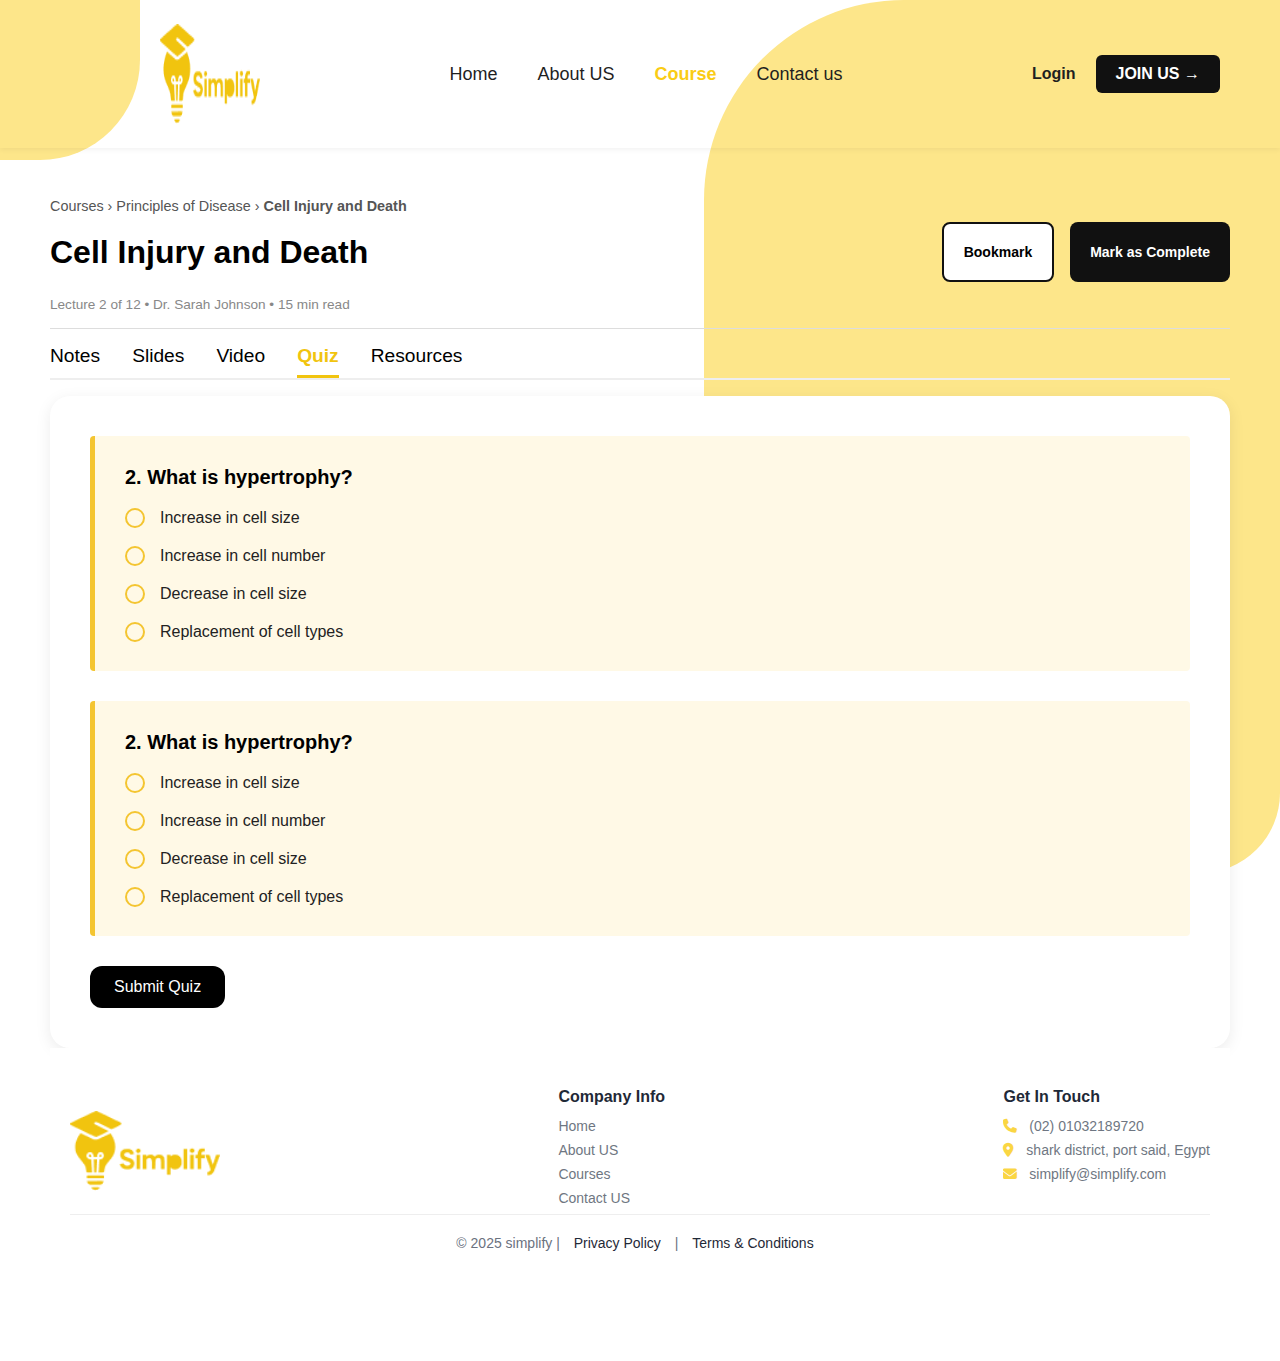
<file: slide-quiz.html>
<!DOCTYPE html>
<html lang="en">

<head>
    <meta charset="UTF-8" />
    <meta name="viewport" content="width=device-width, initial-scale=1.0" />
    <title>Quiz</title>
    <link href="https://fonts.googleapis.com/css2?family=Poppins:wght@400;600;700&display=swap" rel="stylesheet">
    <link rel="stylesheet" href="https://cdnjs.cloudflare.com/ajax/libs/font-awesome/6.5.0/css/all.min.css"
        crossorigin="anonymous" referrerpolicy="no-referrer" />
    <link rel="stylesheet" href="Css/course-details.css">
    <link rel="stylesheet" href="Css/layout.css">
    <script src="Js/header.js" defer></script>


</head>

<body>
    <div class="background-yellow"></div>
    <div class="logo-background"></div>

    <header>
        <div class="logo">
            <img src="Images/Vector.png" alt="logo">

        </div>
        <!-- زر الهامبورغر يظهر فقط على الموبايل -->
        <button class="menu-toggle" id="menu-toggle"><i class="fas fa-bars"></i></button>
        <nav id="main-nav">
          <a href="index.html" >Home</a>
          <a href="about-us.html">About US</a>
          <a href="courses.html" class="active">Course</a>
          <a href="contact-us.html">Contact us</a>
        </nav>
        <div class="nav-right" id="nav-right">
            <a href="#" class="login">Login</a>
            <a href="#" class="join-btn">JOIN US →</a>
        </div>
    </header>
    <div class="container">
        <div class="header-course">
            <div class="breadcrumb">Courses › Principles of Disease › <strong>Cell Injury and Death</strong></div>
            <div class="display">
                <h1>Cell Injury and Death</h1>
                <div class="btn-group">
                    <button class="btn bookmark">Bookmark</button>
                    <button class="btn complete">Mark as Complete</button>
                </div>
            </div>
            <div class="meta">Lecture 2 of 12 • Dr. Sarah Johnson • 15 min read</div>
        </div>

        <div class="tabs">
           <a href="coursedetails.html"> <div>Notes</div></a>
            <a href="slide-section.html"><div>Slides</div></a>
           <a href="slide-video.html"> <div>Video</div></a>
           <a href="slide-quiz.html"><div class="active">Quiz</div></a>
           <a href="resources-slide.html"><div>Resources</div></a>
        </div>

        <div class="quiz-container">
            <div class="question-box">
              <h3>2. What is hypertrophy?</h3>
              <form class="options">
                <label>
                  <input type="radio" name="answer" />
                  <span>Increase in cell size</span>
                </label>
                <label>
                  <input type="radio" name="answer" />
                  <span>Increase in cell number</span>
                </label>
                <label>
                  <input type="radio" name="answer" />
                  <span>Decrease in cell size</span>
                </label>
                <label>
                  <input type="radio" name="answer" />
                  <span>Replacement of cell types</span>
                </label>
              </form>
            </div>
            <div class="question-box">
                <h3>2. What is hypertrophy?</h3>
                <form class="options">
                  <label>
                    <input type="radio" name="answer" />
                    <span>Increase in cell size</span>
                  </label>
                  <label>
                    <input type="radio" name="answer" />
                    <span>Increase in cell number</span>
                  </label>
                  <label>
                    <input type="radio" name="answer" />
                    <span>Decrease in cell size</span>
                  </label>
                  <label>
                    <input type="radio" name="answer" />
                    <span>Replacement of cell types</span>
                  </label>
                </form>
              </div>
            <button class="submit-btn">Submit Quiz</button>
          </div>
        </body>
    <footer class="site-footer">
        <div class="footer-container">
          <!-- شعار الموقع -->
          <div class="footer-logo">
            <img src="Images/Vector.png" alt="logo">
          </div>
          <!-- معلومات الشركة -->
          <div class="footer-info">
            <h4>Company Info</h4>
            <ul>
              <li><a href="#">Home</a></li>
              <li><a href="#">About US</a></li>
              <li><a href="#">Courses</a></li>
              <li><a href="#">Contact US</a></li>
            </ul>
          </div>
          <!-- بيانات التواصل -->
          <div class="footer-contact">
            <h4>Get In Touch</h4>
            <ul>
              <li><i class="fas fa-phone"></i> (02) 01032189720</li>
              <li><i class="fas fa-map-marker-alt"></i> shark district, port said, Egypt</li>
              <li><i class="fas fa-envelope"></i> simplify@simplify.com</li>
            </ul>
          </div>
        </div>
        <div class="footer-bottom">
          &copy; 2025 simplify | <a href="#">Privacy Policy</a> | <a href="#">Terms & Conditions</a>
        </div>
      </footer>
</body>
</html>
</file>
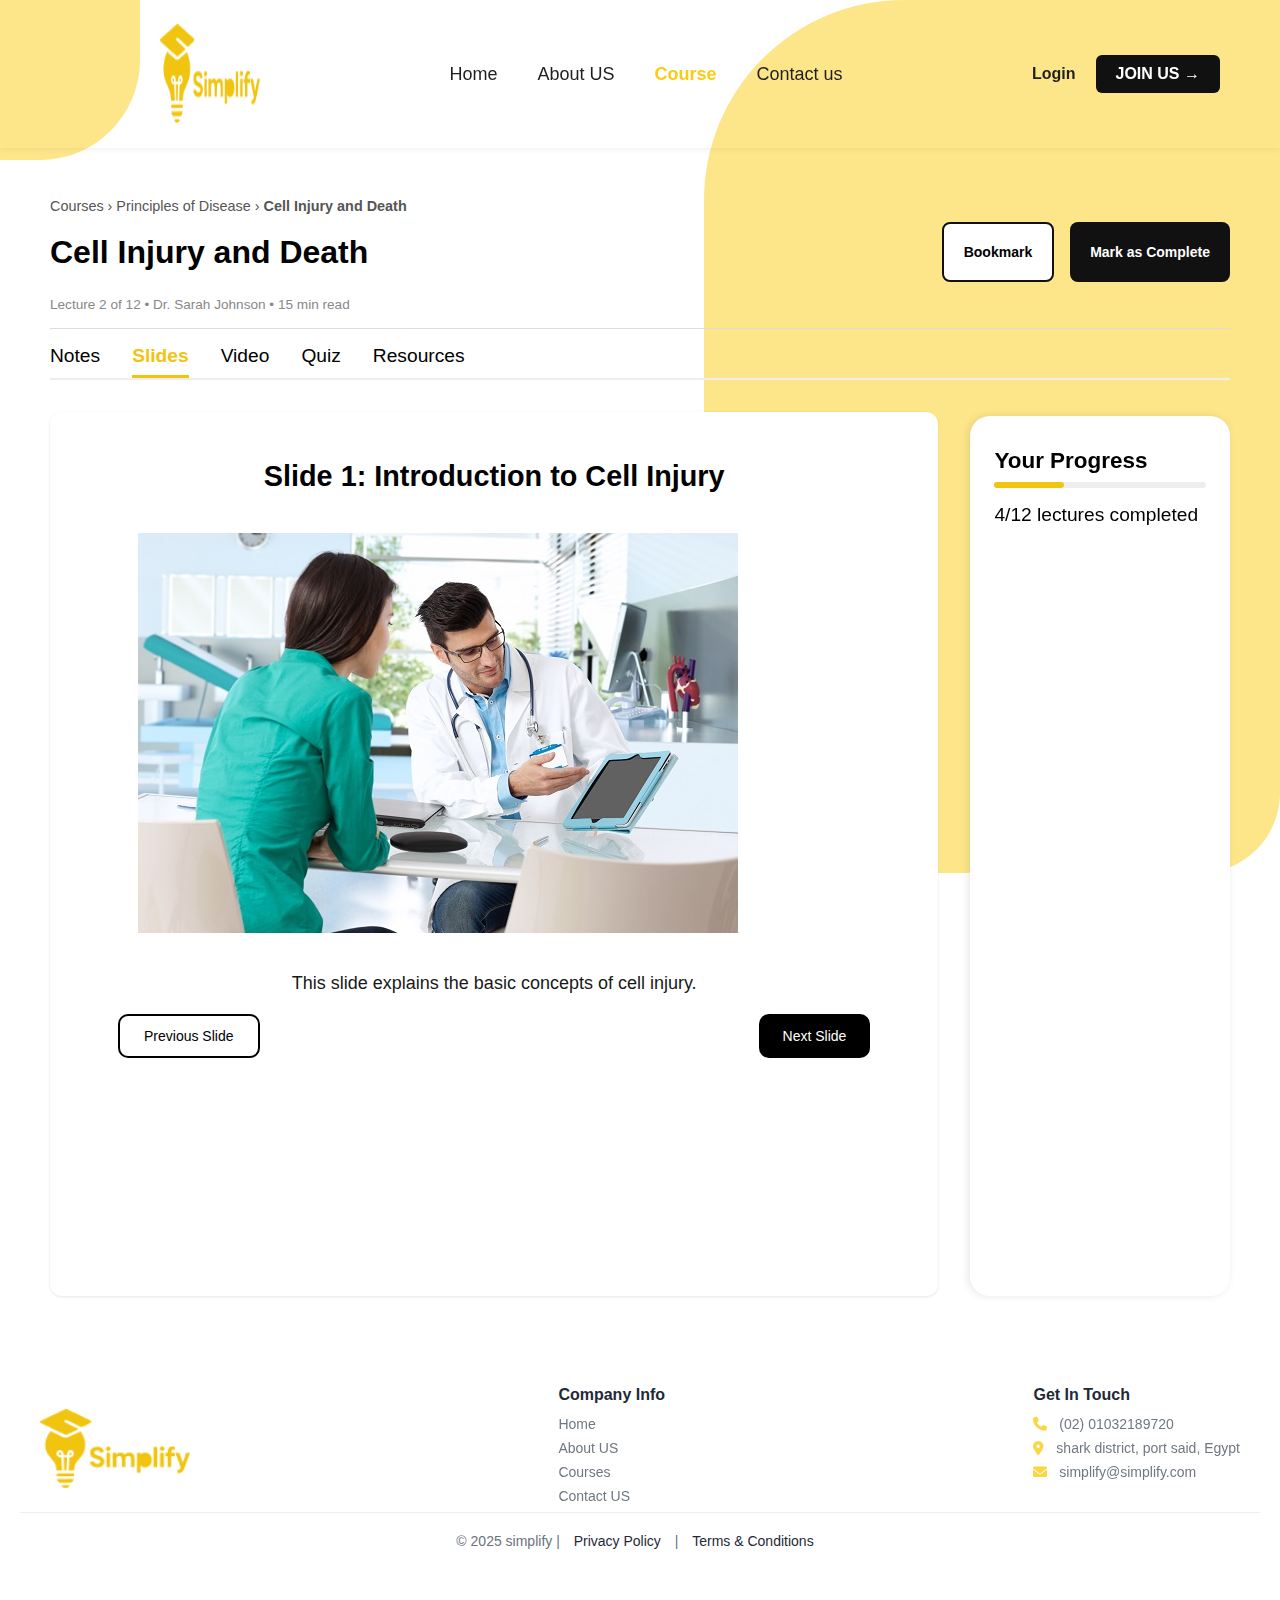
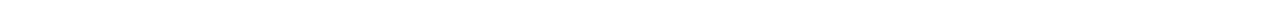
<file: slide-section.html>
<!DOCTYPE html>
<html lang="en">

<head>
    <meta charset="UTF-8" />
    <meta name="viewport" content="width=device-width, initial-scale=1.0" />
    <title>Slides</title>
    <link href="https://fonts.googleapis.com/css2?family=Poppins:wght@400;600;700&display=swap" rel="stylesheet">
    <link rel="stylesheet" href="https://cdnjs.cloudflare.com/ajax/libs/font-awesome/6.5.0/css/all.min.css"
        crossorigin="anonymous" referrerpolicy="no-referrer" />
    <link rel="stylesheet" href="Css/course-details.css">
    <link rel="stylesheet" href="Css/layout.css">
    <script src="Js/header.js" defer></script>


</head>

<body>
    <div class="background-yellow"></div>
    <div class="logo-background"></div>

    <header>
        <div class="logo">
            <img src="Images/Vector.png" alt="logo">

        </div>
        <!-- زر الهامبورغر يظهر فقط على الموبايل -->
        <button class="menu-toggle" id="menu-toggle"><i class="fas fa-bars"></i></button>
        <nav id="main-nav">
          <a href="index.html" >Home</a>
          <a href="about-us.html">About US</a>
          <a href="courses.html" class="active">Course</a>
          <a href="contact-us.html">Contact us</a>
        </nav>
        <div class="nav-right" id="nav-right">
            <a href="#" class="login">Login</a>
            <a href="#" class="join-btn">JOIN US →</a>
        </div>
    </header>
    <div class="container">
        <div class="header-course">
            <div class="breadcrumb">Courses › Principles of Disease › <strong>Cell Injury and Death</strong></div>
            <div class="display">
                <h1>Cell Injury and Death</h1>
                <div class="btn-group">
                    <button class="btn bookmark">Bookmark</button>
                    <button class="btn complete">Mark as Complete</button>
                </div>
            </div>
            <div class="meta">Lecture 2 of 12 • Dr. Sarah Johnson • 15 min read</div>
        </div>

        <div class="tabs">
          <a href="coursedetails.html"> <div>Notes</div></a>
           <a href="slide-section.html"><div class="active">Slides</div></a>
          <a href="slide-video.html"> <div>Video</div></a>
          <a href="slide-quiz.html"><div>Quiz</div></a>
          <a href="resources-slide.html"> <div>Resources</div></a>
       </div>


        <div class="cardside">
            <div class="card">
                <h2 style="text-align: center;">Slide 1: Introduction to Cell Injury</h2>
                <div class="slide-content">
                  <div class="slide-image">
                    
                    <img src="Images/courses1.jpg" alt="Microscope Illustration"/>
                  </div>
                  <p class="description">This slide explains the basic concepts of cell injury.</p>
                  <div class="buttons">
                    <button class="prev">Previous Slide</button>
                    <button class="next">Next Slide</button>
                  </div>
                </div>
            </div>

            <div class="sidebar">
                <h3>Your Progress</h3>
                <div class="progress-bar">
                    <div class="progress-fill"></div>
                </div>
                <p>4/12 lectures completed</p>
                
            </div>
        </div>
    </div>
    <footer class="site-footer">
        <div class="footer-container">
          <!-- شعار الموقع -->
          <div class="footer-logo">
            <img src="Images/Vector.png" alt="logo">
          </div>
          <!-- معلومات الشركة -->
          <div class="footer-info">
            <h4>Company Info</h4>
            <ul>
              <li><a href="#">Home</a></li>
              <li><a href="#">About US</a></li>
              <li><a href="#">Courses</a></li>
              <li><a href="#">Contact US</a></li>
            </ul>
          </div>
          <!-- بيانات التواصل -->
          <div class="footer-contact">
            <h4>Get In Touch</h4>
            <ul>
              <li><i class="fas fa-phone"></i> (02) 01032189720</li>
              <li><i class="fas fa-map-marker-alt"></i> shark district, port said, Egypt</li>
              <li><i class="fas fa-envelope"></i> simplify@simplify.com</li>
            </ul>
          </div>
        </div>
        <div class="footer-bottom">
          &copy; 2025 simplify | <a href="#">Privacy Policy</a> | <a href="#">Terms & Conditions</a>
        </div>
      </footer>
</body>
</html>
</file>
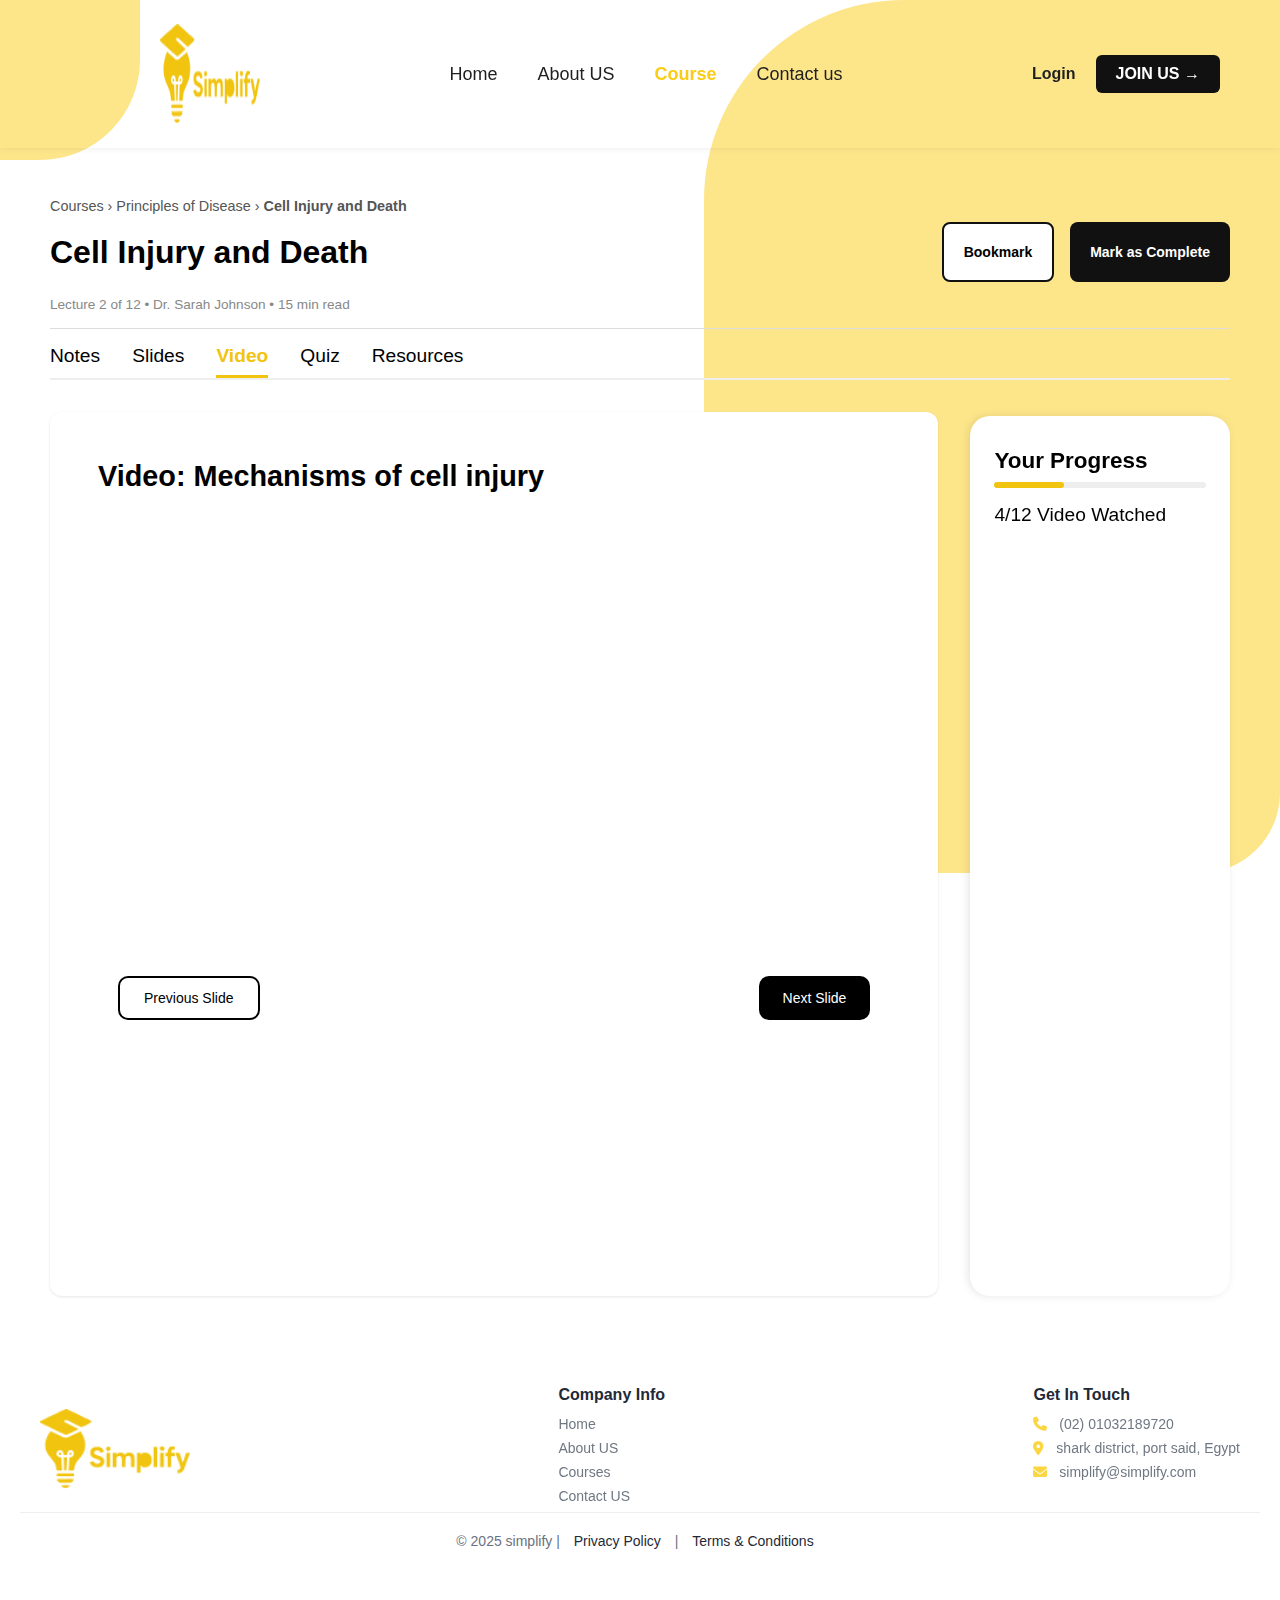
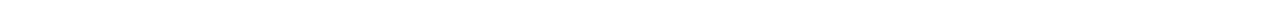
<file: slide-video.html>
<!DOCTYPE html>
<html lang="en">

<head>
    <meta charset="UTF-8" />
    <meta name="viewport" content="width=device-width, initial-scale=1.0" />
    <title>Medical Hero + Courses</title>
    <link href="https://fonts.googleapis.com/css2?family=Poppins:wght@400;600;700&display=swap" rel="stylesheet">
    <link rel="stylesheet" href="https://cdnjs.cloudflare.com/ajax/libs/font-awesome/6.5.0/css/all.min.css"
        crossorigin="anonymous" referrerpolicy="no-referrer" />
    <link rel="stylesheet" href="Css/course-details.css">
    <link rel="stylesheet" href="Css/layout.css">
    <script src="Js/header.js" defer></script>


</head>

<body>
    <div class="background-yellow"></div>
    <div class="logo-background"></div>

    <header>
        <div class="logo">
            <img src="Images/Vector.png" alt="logo">

        </div>
        <!-- زر الهامبورغر يظهر فقط على الموبايل -->
        <button class="menu-toggle" id="menu-toggle"><i class="fas fa-bars"></i></button>
        <nav id="main-nav">
          <a href="index.html">Home</a>
          <a href="about-us.html">About US</a>
          <a href="courses.html" class="active">Course</a>
          <a href="contact-us.html">Contact us</a>
        </nav>
        <div class="nav-right" id="nav-right">
            <a href="#" class="login">Login</a>
            <a href="#" class="join-btn">JOIN US →</a>
        </div>
    </header>
    <div class="container">
        <div class="header-course">
            <div class="breadcrumb">Courses › Principles of Disease › <strong>Cell Injury and Death</strong></div>
            <div class="display">
                <h1>Cell Injury and Death</h1>
                <div class="btn-group">
                    <button class="btn bookmark">Bookmark</button>
                    <button class="btn complete">Mark as Complete</button>
                </div>
            </div>
            <div class="meta">Lecture 2 of 12 • Dr. Sarah Johnson • 15 min read</div>
        </div>

        <div class="tabs">
          <a href="coursedetails.html"> <div>Notes</div></a>
           <a href="slide-section.html"><div>Slides</div></a>
          <a href="slide-video.html"> <div class="active">Video</div></a>
          <a href="slide-quiz.html"><div>Quiz</div></a>
          <a href="resources-slide.html"><div>Resources</div></a>
       </div>

        <div class="cardside">
            <div class="card">
                <h2>Video: Mechanisms of cell injury </h2>
                <div class="slide-content">
                    <div style="position:relative; padding-bottom:56.25%; height:0; overflow:hidden;" class="slide-image">
                        <iframe 
                          src="https://www.youtube.com/embed/JcGKDDvk5AQ" 
                          style="position:absolute; top:0; left:0; width:100%; height:100%;" 
                          frameborder="0" 
                          allowfullscreen>
                        </iframe>
                      </div>
                      
                  <div class="buttons">
                    <button class="prev">Previous Slide</button>
                    <button class="next">Next Slide</button>
                  </div>
                </div>
            </div>

            <div class="sidebar">
                <h3>Your Progress</h3>
                <div class="progress-bar">
                    <div class="progress-fill"></div>
                </div>
                <p>4/12 Video Watched</p>
                
            </div>
        </div>
    </div>
    <footer class="site-footer">
        <div class="footer-container">
          <!-- شعار الموقع -->
          <div class="footer-logo">
            <img src="Images/Vector.png" alt="logo">
          </div>
          <!-- معلومات الشركة -->
          <div class="footer-info">
            <h4>Company Info</h4>
            <ul>
              <li><a href="#">Home</a></li>
              <li><a href="#">About US</a></li>
              <li><a href="#">Courses</a></li>
              <li><a href="#">Contact US</a></li>
            </ul>
          </div>
          <!-- بيانات التواصل -->
          <div class="footer-contact">
            <h4>Get In Touch</h4>
            <ul>
              <li><i class="fas fa-phone"></i> (02) 01032189720</li>
              <li><i class="fas fa-map-marker-alt"></i> shark district, port said, Egypt</li>
              <li><i class="fas fa-envelope"></i> simplify@simplify.com</li>
            </ul>
          </div>
        </div>
        <div class="footer-bottom">
          &copy; 2025 simplify | <a href="#">Privacy Policy</a> | <a href="#">Terms & Conditions</a>
        </div>
      </footer>
</body>
</html>
</file>
<file: Css/layout.css>
* {
  box-sizing: border-box;
  margin: 0;
  padding: 0;
  font-family: 'Montserrat', sans-serif;
}

body {
  background-color: #fff;
}

img {
  display: block;
  max-width: 100%;
}

/******************************************
   BACKGROUND ELEMENTS
******************************************/
.background-yellow {
  position: absolute;
  top: 0;
  right: 0;
  width: 45%;
  height: 97vh;
  background-color: #fde68a;
  z-index: -1;
  border-top-left-radius: 200px;
  border-bottom-right-radius: 80px;
}

.logo-background {
  position: absolute;
  top: 0;
  left: 0;
  width: 140px;
  height: 160px;
  background-color: #fde68a;
  border-bottom-right-radius: 100px;
  z-index: -1;
}

@media (max-width: 768px) {
  .background-yellow {
    top: 0;
    left: 0;
    width: 100%;
   min-height: 70%;
    border-radius: 0;
  }
}

/******************************************
   HEADER
******************************************/
header {
  display: flex;
  justify-content: space-between;
  align-items: center;
  padding: 24px 60px;
  position: relative;
  z-index: 10;
  box-shadow: 0 2px 5px rgba(0, 0, 0, 0.05);
}

.logo {
  display: flex;
  align-items: center;
  gap: 10px;
}

.logo img {
  width: 100px;
  height: 100px;
  margin-left: 100px;
}

/* التنقل */
nav {
  display: flex;
  gap: 40px;
  align-items: center;
  transition: max-height 0.3s ease;
}

nav a {
  text-decoration: none;
  font-size: 18px;
  font-weight: 500;
  color: #1f1f1f;
}

nav a.active {
  color: #facc15;
  font-weight: 700;
}

/* عناصر اليمين */
.nav-right {
  display: flex;
  gap: 20px;
  align-items: center;
}

.login {
  font-weight: 600;
  text-decoration: none;
  color: #1f1f1f;
}

.join-btn {
  background: #111;
  color: #fff;
  padding: 10px 20px;
  border-radius: 6px;
  font-weight: 600;
  text-decoration: none;
  display: inline-block;
}

/* زر الهامبورغر */
.menu-toggle {
  display: none;
  font-size: 26px;
  background: none;
  border: none;
  cursor: pointer;
  color: #1f1f1f;
}

/******************************************
   HEADER – Responsive
******************************************/
@media (max-width: 768px) {
  .menu-toggle {
    display: block !important;
    position: absolute;
    top: 24px;
    right: 20px;
    z-index: 11;
  }

  nav,
  .nav-right {
    display: none;
    flex-direction: column;
    width: 100%;
    background-color: #fff;
    padding: 10px 0;
  }

  nav.active,
  .nav-right.active {
    display: flex;
  }

  header {
    flex-direction: column;
    align-items: flex-start;
    padding: 24px 20px;
  }


  .logo img {
    width: 70px;
    height: 70px;
    margin-left: 30px;
  }
}

/******************************************
   FOOTER SECTION
******************************************/
.site-footer {
  background-color: #fff;
  padding: 40px 20px;
}

.footer-container {
  display: flex;
  flex-wrap: wrap;
  justify-content: space-between;
  max-width: 1200px;
  margin: 0 auto;
  gap: 30px;
}

.footer-column {
  flex: 1;
  min-width: 250px;
}

.footer-logo {
  display: flex;
  align-items: center;
  justify-content: center;
}

.footer-logo img {
  width: 150px;
}

.footer-info h4,
.footer-contact h4 {
  font-size: 16px;
  font-weight: bold;
  margin-bottom: 12px;
  color: #1f2937;
}

.footer-info ul,
.footer-contact ul {
  list-style: none;
  padding: 0;
  margin: 0;
}

.footer-info li,
.footer-contact li {
  font-size: 14px;
  color: #4b5563;
  margin-bottom: 8px;
}

.footer-contact li i {
  color: #facc15;
  margin-right: 8px;
}

.footer-info a {
  text-decoration: none;
  color: #4b5563;
}

.footer-info a:hover {
  color: #facc15;
}

.footer-bottom {
  text-align: center;
  font-size: 14px;
  padding: 20px;
  color: #6b7280;
  border-top: 1px solid #eee;
}

.footer-bottom a {
  color: #1f2937;
  text-decoration: none;
  margin: 0 10px;
}

.footer-bottom a:hover {
  color: #facc15;
}

/* Footer Responsive */
@media (max-width: 768px) {
  .footer-container {
    flex-direction: column;
    align-items: center;
    text-align: center;
  }

  .footer-column {
    min-width: 100%;
  }

  .footer-logo {
    justify-content: center;
    margin-bottom: 20px;
  }
}
</file>
<file: Css/index.css>
/******************************************
   HERO SECTION
******************************************/
.hero {
  display: flex;
  justify-content: space-between;
  padding: 60px;
  position: relative;
  z-index: 1;
}

.hero-left {
  width: 55%;
}

.hero-left h1 {
  font-size: 36px;
  font-weight: 700;
  color: #1f2937;
  margin-bottom: 20px;
  max-width: 550px;
}

.hero-left p {
  color: #6b7280;
  font-size: 16px;
  margin-bottom: 30px;
  max-width: 500px;
}

.search-box {
  display: flex;
  border: 2px solid #facc15;
  border-radius: 8px;
  overflow: hidden;
  max-width: 500px;
  margin-bottom: 24px;
}

.search-box input {
  flex: 1;
  padding: 14px;
  font-size: 14px;
  border: none;
  outline: none;
}

.search-box button {
  background: #facc15;
  color: #fff;
  border: none;
  padding: 0 28px;
  font-weight: 700;
  cursor: pointer;
}

.browse-btn {
  background: #111;
  color: #fff;
  padding: 12px 28px;
  border-radius: 6px;
  font-weight: 600;
  cursor: pointer;
  border: none;
  text-decoration: none;
}

.hero-right {
  width: 45%;
  padding: 40px;
  position: relative;
  display: flex;
  justify-content: center;
  align-items: flex-end;
  z-index: 1;
}

.hero-right img.doctor {
  height: 430px;
}

.chart-box {
  position: absolute;
  top: 200px;
  left: -100px;
  background: #fff;
  padding: 18px;
  border-radius: 20px;
  box-shadow: 0 10px 25px rgba(0, 0, 0, 0.1);
}

.chart-box img {
  width: 180px;
}

.shape-blue,
.shape-pink {
  position: absolute;
  width: 60px;
  height: 60px;
}

.shape-blue {
  top: 30%;
  right: 40px;
  background: #e0f2fe;
  border-top-left-radius: 60px;
}

.shape-pink {
  top: 30px;
  left: 40px;
  background: #fce7f3;
  border-top-right-radius: 60px;
}


/******************************************
   COURSES SECTION
******************************************/
.courses-section {
  padding: 40px 50px;
}

.courses-header {
  display: flex;
  justify-content: space-between;
  align-items: center;
  margin-bottom: 30px;
}

.courses-header h2 {
  font-size: 28px;
  font-weight: 700;
  color: #333;
}

.courses-header h2 span,
.courses-header a {
  color: #FFD85E;
  font-weight: 600;
  text-decoration: none;
}

.courses-grid {
  display: grid;
  grid-template-columns: repeat(3, 1fr);
  gap: 30px;
  margin: 0 auto;
}


/******************************************
   COURSE CARD
******************************************/
.card {
  background: #fff;
  border-radius: 15px;
  overflow: hidden;
  box-shadow: 0 5px 15px rgba(0, 0, 0, 0.1);
  transition: transform 0.3s ease, box-shadow 0.3s ease;
}

.card:hover {
  transform: translateY(-5px);
  box-shadow: 0 10px 25px rgba(0, 0, 0, 0.1);
}

.card-image {
  position: relative;
  width: 100%;
  height: 200px;
  overflow: hidden;
}

.card-image img {
  width: 100%;
  height: 100%;
  object-fit: cover;
  transition: transform 0.3s ease;
}

.card:hover .card-image img {
  transform: scale(1.03);
}

.featured {
  position: absolute;
  top: 15px;
  left: 15px;
  background-color: #00c194;
  color: #fff;
  padding: 5px 10px;
  font-size: 12px;
  font-weight: 600;
  border-radius: 5px;
}

.card-actions {
  position: absolute;
  top: 80%;
  left: 50%;
  transform: translate(-50%, -50%);
  display: flex;
  gap: 10px;
}

.action-btn {
  width: 40px;
  height: 40px;
  border-radius: 50%;
  background-color: rgba(255, 255, 255, 0.95);
  border: none;
  cursor: pointer;
  box-shadow: 0 2px 5px rgba(0, 0, 0, 0.15);
  display: flex;
  align-items: center;
  justify-content: center;
}

.action-btn i {
  font-size: 16px;
  color: #333;
}

.action-btn:hover {
  background-color: #f1c40f;
  color: #fff;
}

.card-body {
  padding: 20px;
}

.year-rating {
  display: flex;
  justify-content: space-between;
  align-items: center;
  margin-bottom: 10px;
}

.year {
  font-size: 14px;
  color: #777;
}

.rating {
  font-size: 14px;
  color: #f1c40f;
  font-weight: 600;
  background-color: #333;
  border-radius: 10px;
  padding: 3px;
}

.rating i {
  margin-right: 5px;
}

.course-title {
  font-size: 18px;
  font-weight: 600;
  margin-bottom: 8px;
  color: #1b1d21;
}

.course-description,
.course-subscribers {
  font-size: 14px;
  line-height: 1.6;
  color: #555;
  margin-bottom: 10px;
}

.course-subscribers {
  color: #999;
}

.course-price {
  font-size: 16px;
  margin-bottom: 15px;
}

.course-price del {
  color: #ccc;
  margin-right: 10px;
}

.new-price {
  color: #f1c40f;
  font-weight: 700;
}

.join {
  background-color: #fff;
  color: #FFD85E;
  border: 2px solid #FFD85E;
  padding: 12px 30px;
  border-radius: 15px;
  font-size: 14px;
  cursor: pointer;
  font-weight: 600;
  text-transform: uppercase;
  transition: all 0.3s ease;
  text-decoration: none;
}

.join:hover {
  background-color: #FFD85E;
  color: #fff;
}


/******************************************
   JOIN US SECTION
******************************************/
.join-us {
  background-color: #fef9f0;
  padding: 60px 20px;
  text-align: center;
}

.join-us .tagline {
  font-size: 16px;
  color: #FFD85E;
  font-weight: 600;
  margin-bottom: 10px;
}

.join-title {
  font-size: 40px;
  font-weight: 700;
  color: #333;
  margin-bottom: 15px;
}

.join-subtext {
  font-size: 16px;
  color: #777;
  margin-bottom: 30px;
  max-width: 600px;
  line-height: 1.6;
  margin: 0 auto;
}

.join-form {
  display: flex;
  justify-content: center;
  align-items: center;
  max-width: 500px;
  margin: 0 auto;
}

.join-form input {
  flex: 1;
  padding: 12px 20px;
  border: 2px solid #ddd;
  border-right: none;
  border-radius: 30px 0 0 30px;
  font-size: 14px;
  outline: none;
}

.join-form input::placeholder {
  color: #aaa;
}

.join-form button {
  background-color: #FFD85E;
  border: 2px solid #FFD85E;
  color: #fff;
  padding: 12px 30px;
  cursor: pointer;
  font-weight: 600;
  font-size: 14px;
  border-radius: 0 30px 30px 0;
  outline: none;
  transition: background-color 0.3s ease;
}

.join-form button:hover {
  background-color: #e0ba49;
}


/******************************************
   MEDIA QUERIES
******************************************/
@media (max-width: 1024px) {
  .courses-grid {
    grid-template-columns: repeat(2, 1fr);
  }
}

@media (max-width: 768px) {
  .hero {
    flex-direction: column;
    align-items: center;
    padding: 40px 20px;
  }

  .hero-left,
  .hero-right {
    width: 100%;
    text-align: center;
  }

  .hero-right {
    order: 1;
    padding: 0;
  }

  .hero-right img.doctor {
    width: 100%;
    height: auto;
    object-fit: contain;
  }

  .chart-box,
  .shape-blue,
  .shape-pink {
    display: none;
  }

  .join-form {
    flex-direction: column;
  }

  .join-form input {
    border-radius: 30px;
    margin-bottom: 10px;
    border-right: 2px solid #ddd;
  }

  .join-form button {
    border-radius: 30px;
  }
}

@media (max-width: 600px) {
  .courses-grid {
    grid-template-columns: 1fr;
  }

  .courses-section {
    padding: 20px 30px;
  }
}
</file>
<file: Css/about-us.css>
.about-section {
  padding: 50px 15px;
}

/* About title */
.about-title {
  font-weight: 700;
  color: #1a1a1a;
  margin-bottom: 20px;
  font-size: 1.75rem;
}

/* About Paragraph Text */
.about-text {
  color: #444;
  font-size: 1rem;
  line-height: 1.6;
  
}

/* Background Highlight for Containers */
.bg-highlight {
  border-radius: 20px;
  overflow: hidden;
}

/* Rounded Images */
.img-rounded {
  border-radius: 20px;
  object-fit: cover;
  width: 100%;
  height: auto;
}

@media (max-width: 768px) {
  .about-section {
   padding-top: 0px;
   
  }
  
}
</file>
<file: Css/contact-us.css>
.contact-section {
  padding: 60px 20px;
  font-family: Montserrat;
}

.contact-section h1 {
  text-align: center;
  margin-bottom: 10px;
  font-family: Georgia, 'Times New Roman', Times, serif;
  font-weight: 600;
}

.contact-section span p {
  text-align: center;
  font-weight: 500;
  opacity: 0.8;
}

.form-control:focus {
  box-shadow: none;
  border-color: #000;
}

.form-control {
  border-radius: 0;
  border: none;
  border-bottom: 1px solid #ccc;
}

.social-icons a {
  transition: transform 0.3s ease;
}

.social-icons a:hover i {
  color: white !important;
}

.bg-dark {
  background-color: #000 !important;
  transition: color 0.3s ease;
}

@media (max-width: 768px) {
  .contact-section {
    padding: 40px 20px;
  }

  .contact-section h1 {
    font-size: 28px;
  }

  .contact-section span p {
    font-size: 14px;
    margin-bottom: 20px;
    opacity: 0.8;
  }

  .contact-section .row {
    flex-direction: column;
  }

  .contact-section .col-md-5,
  .contact-section .col-md-7 {
    width: 100%;
    padding: 30px 20px !important;
  }

  .social-icons {
    justify-content: center;
  }

  .social-icons a {
    font-size: 24px;
  }

  .form-check-inline {
    display: block;
    margin-bottom: 10px;
  }

  .btn {
    width: 100%;
  }
}
</file>
<file: Css/course-details.css>
/* Course Details Page */
.container {
  padding: 50px;
  font-family: Montserrat;
  font-size: larger;
}

.header-course {
  border-bottom: 1px solid #ddd;
  padding-bottom: 1rem;
}

.breadcrumb {
  font-size: 0.9rem;
  color: #555;
}

h1 {
  font-size: 2rem;
  margin-top: 0.5rem;
  margin-bottom: 0;
}

.meta {
  font-size: 0.85rem;
  color: #888;
  margin-top: 15px;
}

.tabs {
  display: flex;
  gap: 2rem;
  margin: 1rem 0;
  border-bottom: 2px solid #eee;
  flex-wrap: wrap;
}

.tabs div {
  padding-bottom: 0.5rem;
  cursor: pointer;
}

.tabs .active {
  font-weight: bold;
  color: #f1c40f;
  border-bottom: 3px solid #f1c40f;
}

.card {
  background: white;
  padding: 3rem;
  border-radius: 12px;
  box-shadow: 0 1px 3px rgba(0, 0, 0, 0.1);
  margin-top: 1rem;
  width: 75%;
  flex: 1;
}
.card p{
  opacity: 0.9;
  
}
ul li{
  opacity: 0.8;
}

/* Sidebar */
.sidebar {
  position: sticky;
  top: 0;
  background: white;
  padding: 2rem 1.5rem;
  box-shadow: -2px 0 8px rgba(0, 0, 0, 0.1);
  border-radius: 20px;
  margin-left: 2rem;
  margin-top: 20px;
  width: 22%;
  flex-shrink: 0;
}

.key-box {
  background: #fff8e1;
  border-left: 4px solid #f1c40f;
  padding: 1rem;
  margin-top: 1.5rem;
  border-radius: 8px;
}

.progress-bar {
  background: #eee;
  border-radius: 4px;
  height: 6px;
  margin: 0.5rem 0 1rem;
}

.progress-fill {
  background: #f1c40f;
  height: 100%;
  width: 33%;
  border-radius: 4px;
}

.lecture-list {
  list-style: none;
  padding: 0;
}

.lecture-list li {
  padding: 0.5rem 0;
  display: flex;
  align-items: center;
}

.lecture-list li span {
  display: inline-block;
  width: 12px;
  height: 12px;
  border-radius: 50%;
  margin-right: 10px;
  background: #ccc;
}

.lecture-list li.active span {
  background: #f1c40f;
}

.btn-group {
  display: flex;
  gap: 1rem;
  margin-top: 0.5rem;
  flex-wrap: wrap;
}

.btn {
  padding: 0.5rem 1rem;
  border: none;
  border-radius: 8px;
  cursor: pointer;
  font-weight: 600;
}

.btn.bookmark {
  background: #fff;
  border: 2px solid #111;
  padding: 20px;
}

.btn.complete {
  background: #111;
  color: #fff;
  padding: 20px;
}

.display {
  display: flex;
  justify-content: space-between;
  align-items: center;
  flex-wrap: wrap;
  gap: 1rem;
}

.cardside {
  display: flex;
  min-height: 100vh;
  width: 100%;
  flex-wrap: wrap;
}

/* Responsive Adjustments */
@media (max-width: 992px) {
  .cardside {
    flex-direction: column;
  }

  .card,
  .sidebar {
    width: 100%;
    margin-left: 0;
  }

  .sidebar {
    margin-top: 2rem;
  }
}
/* slide-course */
.slide-content {
  border-radius: 10px;
  padding: 20px;
}

.slide-image {
  border-radius: 8px;
  padding: 20px;
  position: relative;
  text-align: center;
  margin-bottom: 20px;
}



.slide-image img {
  max-width: 100%;
  height: auto;
}

.description {
  font-size: 18px;
  text-align: center;
  margin: 20px 0;
}

.buttons {
  display: flex;
  justify-content: space-between;
  gap: 10px;
}

button {
  padding: 12px 24px;
  border: none;
  border-radius: 10px;
  font-size: 14px;
  cursor: pointer;
  transition: background 0.3s;
}

.prev {
  background: #fff;
  border: 2px solid #000;
}

.next {
  background: #000;
  color: white;
}

.prev:hover {
  background: #eee;
}

.next:hover {
  background: #333;
}
a{
  color: #000;
  text-decoration: none;
}
/* slide-Quiz */
.quiz-container {
 
  margin: 0 auto;
  padding: 40px;
  background-color: white;
  border-radius: 20px;
  box-shadow: 0 4px 16px rgba(0,0,0,0.08);
}

.question-box {
  background-color: #fff9e6;
  padding: 30px;
  border-left: 5px solid #f4c531;
  border-radius: 4px;
  margin-bottom: 30px;
}

.question-box h3 {
  margin-bottom: 20px;
  font-size: 20px;
}

.options {
  display: flex;
  flex-direction: column;
  gap: 20px;
}

.options label {
  display: flex;
  align-items: center;
  cursor: pointer;
  font-size: 16px;
  color: #222;
  position: relative;
  padding-left: 35px;
}

.options input[type="radio"] {
  position: absolute;
  left: 0;
  appearance: none;
  width: 20px;
  height: 20px;
  border: 2px solid #f4c531;
  border-radius: 50%;
  outline: none;
  transition: 0.2s all ease-in-out;
}

.options input[type="radio"]:checked {
  background-color: #f4c531;
}

.submit-btn {
  background-color: #000;
  color: white;
  padding: 12px 24px;
  border-radius: 12px;
  font-size: 16px;
  border: none;
  cursor: pointer;
  transition: background 0.3s ease;
}

.submit-btn:hover {
  background-color: #333;
}

/* resources-slide */
.resources {
  margin: 0 auto;
  background: white;
  padding: 3rem;
  border-radius: 12px;
  box-shadow: 0 1px 3px rgba(0, 0, 0, 0.1);
  margin-top: 1rem;
}

.resources h2 {
  font-size: 24px;
  font-weight: bold;
  margin-bottom: 30px;
}

.resource-card {
  background-color: #fff9e6;
  border-left: 4px solid #ffd700;
  padding: 20px;
  margin-bottom: 30px;
}

.resource-card p {
  font-size: 18px;
  font-weight: 500;
  margin-bottom: 20px;
}

.download-btn {
  display: inline-block;
  background-color: black;
  color: white;
  padding: 12px 20px;
  border-radius: 15px;
  font-weight: bold;
  text-decoration: none;
  transition: background 0.3s ease;
}

.download-btn:hover {
  background-color: #333;
}
</file>
<file: Css/courses.css>
* 
{
  margin: 0;
 padding: 0; 
 box-sizing: border-box;
}
body {font-family: Montserrat; color: #333; background: #fff;}
img {display: block; max-width: 100%;}

.courses-search-wrapper {
  display: flex;
  flex-wrap: wrap;
  justify-content: space-between;
  padding: 50px 40px;
  gap: 20px;
}
.search-left, .search-right {
  flex: 1;
  min-width: 280px;
}
.search-left h1 {
  font-size: 28px;
  font-weight: 700;
  margin-bottom: 20px;
}
.filter-buttons {
  display: flex;
  flex-wrap: wrap;
  gap: 10px;
}
.filter-buttons button {
  border: 1px solid #ccc;
  background: #fff;
  color: #333;
  padding: 10px 20px;
  border-radius: 30px;
  font-size: 14px;
  cursor: pointer;
  transition: all 0.3s ease;
}
.filter-buttons button:hover,
.filter-buttons button.active {
  background: #FFD85E;
  border-color: #FFD85E;
  color: #fff;
}
.search-bar {
  display: flex;
  align-items: center;
  background: #fff;
  border-radius: 30px;
  padding: 10px 20px;
  max-width: 600px;
  width: 100%;
}
.search-bar i {color: #ccc; margin-right: 10px;}
.search-bar input {
  border: none;
  outline: none;
  flex: 1;
  font-size: 14px;
}
.search-bar button {
  background: #FFD85E;
  border: none;
  color: #fff;
  padding: 8px 20px;
  border-radius: 30px;
  cursor: pointer;
  font-size: 14px;
  transition: 0.3s ease;
}

.courses-section {padding: 40px 50px;}
.courses-grid {
  display: grid;
  grid-template-columns: repeat(3, 1fr);
  gap: 30px;
}
@media (max-width: 1024px) {
  .courses-grid {grid-template-columns: repeat(2, 1fr);}
}
@media (max-width: 768px) {
  .courses-grid {grid-template-columns: 1fr;}
}

.card {
  background: #fff;
  border-radius: 15px;
  overflow: hidden;
  box-shadow: 0 5px 15px rgba(0, 0, 0, 0.1);
  transition: 0.3s ease;
}
.card:hover {transform: translateY(-5px);}
.card-image {
  position: relative;
  height: 200px;
  overflow: hidden;
}
.card-image img {
  width: 100%;
  height: 100%;
  object-fit: cover;
  transition: transform 0.3s ease;
}
.card:hover .card-image img {transform: scale(1.03);}
.featured {
  position: absolute;
  top: 15px;
  left: 15px;
  background-color: #00c194;
  color: #fff;
  padding: 5px 10px;
  font-size: 12px;
  font-weight: 600;
  border-radius: 5px;
}
.card-actions {
  position: absolute;
  bottom: 15px;
  left: 15px;
  display: flex;
  gap: 10px;
  margin-left:40%;
  
}

.action-btn {
  width: 36px;
  height: 36px;
  background: rgba(255, 255, 255, 0.95);
  border: none;
  border-radius: 50%;
  display: flex;
  align-items: center;
  justify-content: center;
  cursor: pointer;
  box-shadow: 0 2px 5px rgba(0, 0, 0, 0.15);
}

.card-body {padding: 20px;}
.year-rating {
  display: flex;
  justify-content: space-between;
  margin-bottom: 10px;
}
.year {font-size: 14px; color: #777;}
.rating {
  background: #333;
  color: #f1c40f;
  font-size: 14px;
  font-weight: 600;
  border-radius: 10px;
  padding: 3px 8px;
}
.course-title {
  font-size: 18px;
  font-weight: 600;
  margin-bottom: 8px;
  color: #1b1d21;
}
.course-description {
  font-size: 14px;
  color: #555;
  margin-bottom: 15px;
}
.course-subscribers {
  font-size: 14px;
  color: #999;
  margin-bottom: 10px;
}
.course-price del {color: #ccc; margin-right: 10px;}
.new-price {color: #f1c40f; font-weight: 700;}
.view-course {
  background: #fff;
  color: #FFD85E;
  border: 2px solid #FFD85E;
  padding: 12px 30px;
  border-radius: 15px;
  font-size: 14px;
  font-weight: 600;
  cursor: pointer;
  transition: all 0.3s ease;
  text-decoration: none;
}
.view-course:hover {
  background: #FFD85E;
  color: #fff;
}

.pagination {
  display: flex;
  justify-content: center;
  gap: 10px;
  margin: 30px 0;
}
.pagination button {
  padding: 8px 12px;
  background: #fff;
  border: 1px solid #ddd;
  cursor: pointer;
  transition: all 0.3s ease;
}
.pagination button:hover,
.pagination button.active {
  background: #FFD85E;
  color: #fff;
  border-color: #FFD85E;
}
</file>
